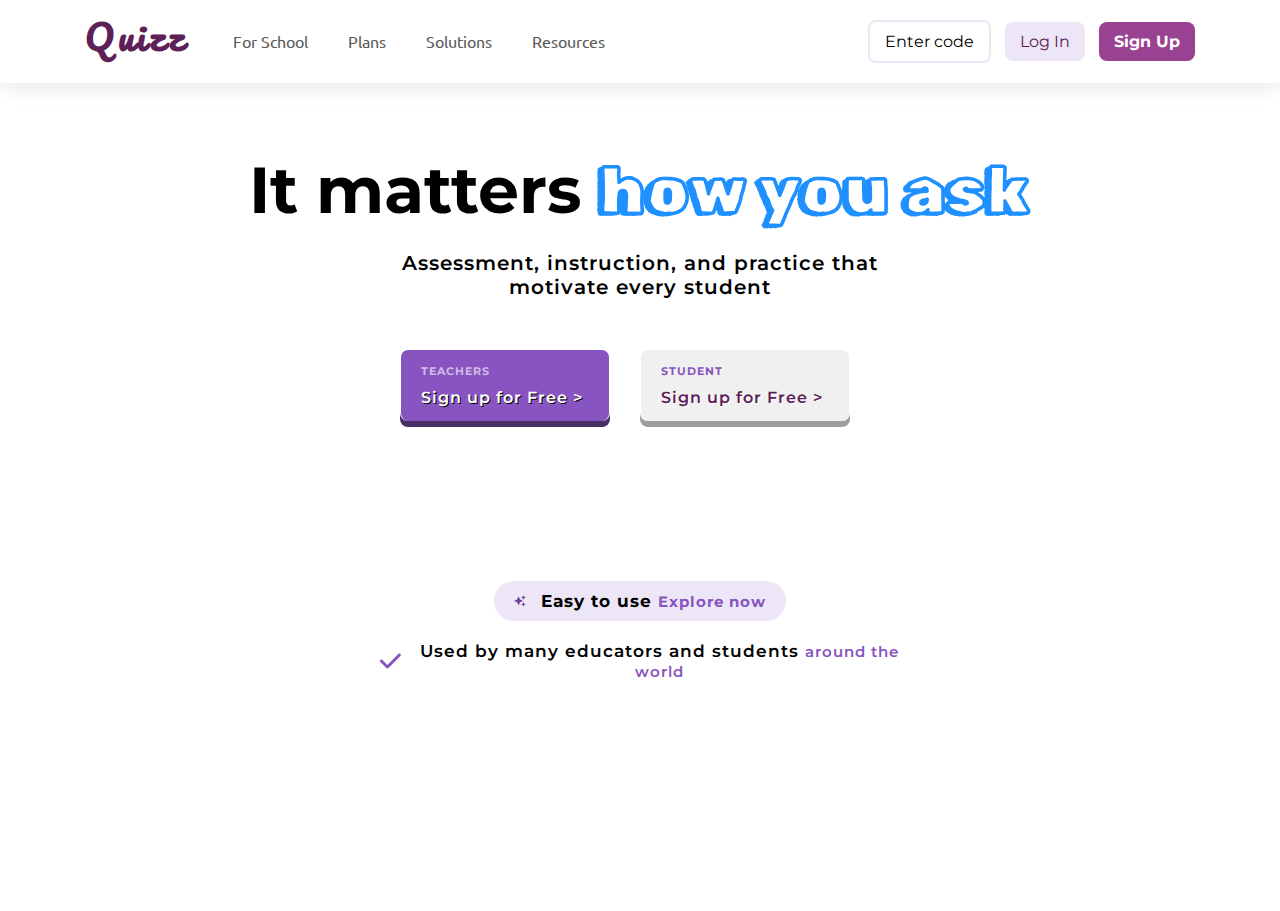
<file: quizz game/index.html>
<!DOCTYPE html>
<html lang="en">
  <head>
    <meta charset="UTF-8" />
    <meta name="viewport" content="width=device-width, initial-scale=1.0" />
    <title>Quizz | Free Quiz platform</title>
    <link rel="shortcut icon" href="icon.png" type="image/x-icon" />
    <link rel="stylesheet" href="styles.css" />
    <link rel="preconnect" href="https://fonts.googleapis.com" />
    <link rel="preconnect" href="https://fonts.gstatic.com" crossorigin />
    <link
      href="https://fonts.googleapis.com/css2?family=Montserrat&family=Pacifico&family=Rubik+Doodle+Shadow&family=Ubuntu:wght@400&display=swap"
      rel="stylesheet"
    />
  </head>
  <body>
    <header>
      <h1>Quizz</h1>
      <nav>
        <ul>
          <li>For School</li>
          <li>Plans</li>
          <li>Solutions</li>
          <li>Resources</li>
        </ul>
        <div>
          <button style="border: 2px solid #ede6f6" class="code">
            Enter code
          </button>
          <button style="color: #5d2057" class="login" onclick="log_in()">Log In</button>
          <button style="color: #5d2057">
            <svg
              xmlns="http://www.w3.org/2000/svg"
              fill="none"
              viewBox="0 0 24 24"
              stroke-width="1.5"
              stroke="currentColor"
              style="width: 30px; height: 30px; background-color: white"
            >
              <path
                stroke-linecap="round"
                stroke-linejoin="round"
                d="M3.75 6.75h16.5M3.75 12h16.5m-16.5 5.25h16.5"
              />
            </svg>
          </button>
          <button style="color: white; font-weight: bold" class="signup" onclick="sign_up()">
            Sign Up
          </button>
        </div>
      </nav>
    </header>
    <div class="tab-dub">
      <div class="tab-tab .active">
        <p>Create & Customize</p>
        <img src="file.svg" alt="" />
      </div>
      <div class="tab-tab">
        <p>Inculde & Engage</p>
        <img src="users.svg" alt="" />
      </div>
      <div class="tab-tab">
        <p>Get Data</p>
        <img src="data.svg" alt="" />
      </div>
    </div>
    <div class="container">
      <div class="home">
        <h1>It matters <span id="heading">how you ask</span></h1>
        <p>
          Assessment, instruction, and practice that <br />motivate every
          student
        </p>
        <div class="first">
          <button onclick="sign_up()">
            <span>TEACHERS</span>
            <p>Sign up for Free ></p>
          </button>
          <button onclick="sign_up()">
            <span>STUDENT</span>
            <p>Sign up for Free ></p>
          </button>
        </div>
        <div class="bt">
          <img src="star.svg" alt="" />
          <p style="margin-left: 15px">
            Easy to use <span style="cursor: pointer">Explore now</span>
          </p>
        </div>
        <div>
          <img src="tick.svg" alt="" />
          <p style="margin-left: 15px">
            Used by many educators and students
            <span>around the world</span>
          </p>
        </div>
      </div>
      <div class="page-0">
        <h1>Trusted by teachers in <br /><span>0% of Indian Schools</span></h1>
        <img src="page0.png" alt="" />
      </div>
      <div class="tab" id="tab">
        <div onclick="click_tabs(0)">
          <p>Create & Customize</p>
          <img src="file.svg" alt="" />
        </div onclick="container.scrollTo(
          0,
          element_tab[1].offsetTop - element_tab[1].clientHeight / 2.5
        );">
        <div onclick="click_tabs(1)">
          <p>Inculde & Engage</p>
          <img src="users.svg" alt="" />
        </div>
        <div onclick="click_tabs(2)">
          <p>Get Data</p>
          <img src="data.svg" alt="" />
        </div>
      </div>
      <div class="page-1">
        <div class="tab-1">
          <div class="left">
            <h1>
              <span
                >Quickly find or <br />
                create</span
              >
              anything in <br />
              your curriculum
            </h1>
            <p>
              Prepare high-quality, interactive content in as little as two
              minutes.
            </p>
            <div>
              <img src="lib.svg" alt="" />
              <h3>Customizable content library</h3>
            </div>
            <a>
              30M+ teacher-created activities spanning all grade levels and
              subjects
            </a>
            <div>
              <img src="edit.svg" alt="" />
              <h3>Customizable content library</h3>
            </div>
            <a>
              Build from scratch, copy entire activities, or mix and match to
              meet students’ needs
            </a>
          </div>
          <div class="right right-img">
            <video src="page-1.mp4" autoplay muted loop ></video>
          </div>
        </div>
        <div class="tab-1">
          <div class="left">
            <h1>
              Get data that’s
              <span style="color: #2d9da6">easy to act on</span>
            </h1>
            <p>
              The exact insights you need to make data-driven instruction a
              reality.
            </p>
            <div>
              <img src="realtime.svg" alt="" />
              <h3>Real-time insights</h3>
            </div>
            <a> Identify student’s needs and immediately adapt </a>
            <div>
              <img src="snapshot.svg" alt="" />
              <h3>Snapshot reports</h3>
            </div>
            <a>
              See overall class performance, the toughest question or topic, and
              individual progress
            </a>
          </div>
          <div class="right right-img">
            <img src="tab3.webp" style="width: 725px; height: 524px"/>
          </div>
        </div>
        <div class="tab-1">
          <div class="left">
            <h1>
              Include and engage
              <span style="color: #5d2057">every student</span>
            </h1>
            <p>Flexibly engage students at their own pace, from any device.</p>
            <div>
              <img src="inclusive.svg" alt="" />
              <h3>Inclusive, accessible design</h3>
            </div>
            <a> Enable Read Aloud for elementary and ELL students </a>
            <div>
              <img src="gamification.svg" alt="" />
              <h3>Gamification for good</h3>
            </div>
            <a> A leaderboard, themes, music, and more to motivate students </a>
          </div>
          <div class="right right-img">
            <img src="tab2.webp" style="width: 725px; height: 524px"/>
          </div>
        </div>
      </div>
      <div class="dark">
        <div class="left">

          <p>The best way to ask questions, explore ideas, and let <br> students show what they know.</p>
          <h1>Start motivating students. <span>In minutes.</span></h1>
          <div class="first">
            <button onclick="sign_up()">
              <span>TEACHERS</span>
              <p>Sign up for Free ></p>
            </button>
            <button onclick="sign_up()">
              <span>STUDENT</span>
              <p>Sign up for Free ></p>
            </button>
          </div>
        </div>
        <div class="right">
          <img src="dark.webp" alt="">
        </div>
      </div>

      <hr
        style="
          width: 95%;
          margin: 0 auto;
          margin-top: 20px;
          border: 0;
          border-top: 1px solid #bcbbbb;
        "
      />
      <footer>
        <h1>Quizz</h1>
        <div>
          <p>The Quizz Blog</p>
          <p>Worksheets</p>
          <p>Teacheer Resources</p>
          <p>Reseller program</p>
          <p>Quizz for Work</p>
          <p>Privacy Policy</p>
          <p>Help Center</p>
          <p>Privacy Center</p>
          <p>Accessibility and Inclusion</p>
          <p>Careers</p>
          <p>Sitemap</p>
          <p>About Us</p>
          <p>Terms of Service</p>
        </div>
        <nav>
          <img src="get1.png" />
          <img src="get2.png" />
        </nav>
        <hr
          style="
            grid-column-end: 4;
            grid-column-start: 1;
            margin-top: 20px;
            border: 0;
            border-top: 1px solid #bcbbbb;
          "
        />
        <ol type="1">
          <li>2023 survey of 1 teacher conducted by Quizz</li>
          <li>Journal of Eductaion and e_learning Research</li>
          <li>
            International Online Journal of Education and Teaching (Source)
          </li>
        </ol>
        <div>
          <img src="social_insta.png" alt="" />
          <img src="social_twitter.png" alt="" />
          <img src="social_linked.png" alt="" />
          <p>2023 Quizz Inc.</p>
        </div>
      </footer>
    </div>
    <script>
      let thank = document.getElementsByClassName("thank")[0];
      let check = localStorage.getItem("user");
      if (check != null) {
        // location.href = "home.html";
        location.replace('home.html')
      }


    </script>
    <script src="start.js"></script>
  </body>
</html>
</file>
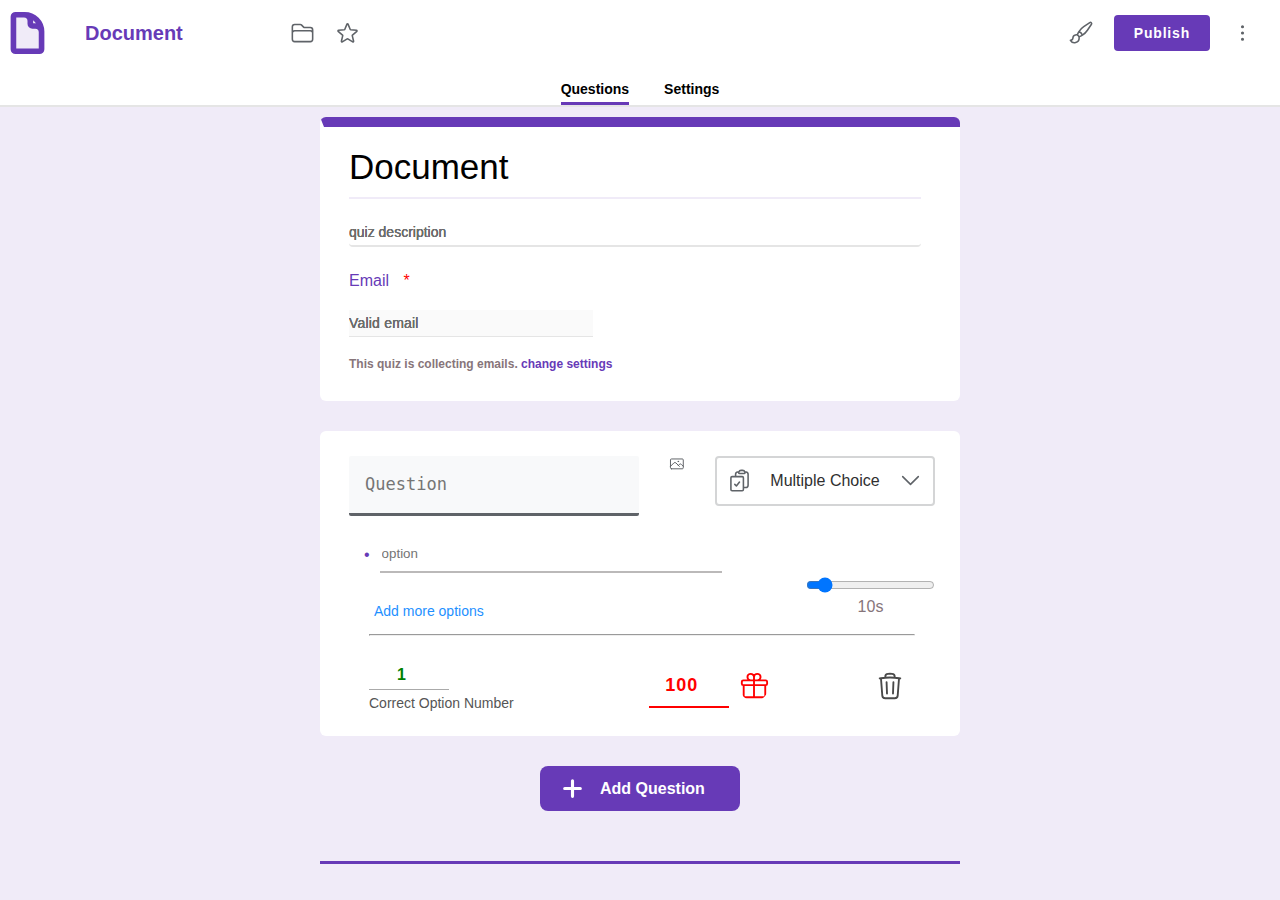
<file: quizz game/create.html>
<!DOCTYPE html>
<html lang="en">
  <head>
    <meta charset="UTF-8" />
    <meta name="viewport" content="width=device-width, initial-scale=1.0" />
    <title>Create Quiz : Untitled Form : Quizz</title>
    <link rel="shortcut icon" href="icon.png" type="image/x-icon" />
    <link rel="stylesheet" href="create.css" />
    <!-- <link rel="preconnect" href="https://fonts.googleapis.com" />
    <link rel="preconnect" href="https://fonts.gstatic.com" crossorigin />
    <link
      href="https://fonts.googleapis.com/css2?family=Montserrat&family=Pacifico&family=Rubik+Doodle+Shadow&family=Ubuntu:wght@400&display=swap"
      rel="stylesheet"
    /> -->
  </head>
  <body>
    <header>
      <div class="left">
        <svg
          xmlns="http://www.w3.org/2000/svg"
          fill="none"
          viewBox="0 0 24 24"
          stroke-width="1.5"
          stroke="currentColor"
          class="w-6 h-6"
        >
          <path
            stroke-linecap="round"
            stroke-linejoin="round"
            d="M19.5 14.25v-2.625a3.375 3.375 0 0 0-3.375-3.375h-1.5A1.125 1.125 0 0 1 13.5 7.125v-1.5a3.375 3.375 0 0 0-3.375-3.375H8.25m2.25 0H5.625c-.621 0-1.125.504-1.125 1.125v17.25c0 .621.504 1.125 1.125 1.125h12.75c.621 0 1.125-.504 1.125-1.125V11.25a9 9 0 0 0-9-9Z"
          />
        </svg>
        <input type="text" class="title" />
        <svg
          xmlns="http://www.w3.org/2000/svg"
          fill="none"
          viewBox="0 0 24 24"
          stroke-width="1.5"
          stroke="currentColor"
          class="w-6 h-6"
        >
          <path
            stroke-linecap="round"
            stroke-linejoin="round"
            d="M2.25 12.75V12A2.25 2.25 0 0 1 4.5 9.75h15A2.25 2.25 0 0 1 21.75 12v.75m-8.69-6.44-2.12-2.12a1.5 1.5 0 0 0-1.061-.44H4.5A2.25 2.25 0 0 0 2.25 6v12a2.25 2.25 0 0 0 2.25 2.25h15A2.25 2.25 0 0 0 21.75 18V9a2.25 2.25 0 0 0-2.25-2.25h-5.379a1.5 1.5 0 0 1-1.06-.44Z"
          />
        </svg>
        <svg
          xmlns="http://www.w3.org/2000/svg"
          fill="none"
          viewBox="0 0 24 24"
          stroke-width="1.5"
          stroke="currentColor"
          class="w-6 h-6"
        >
          <path
            stroke-linecap="round"
            stroke-linejoin="round"
            d="M11.48 3.499a.562.562 0 0 1 1.04 0l2.125 5.111a.563.563 0 0 0 .475.345l5.518.442c.499.04.701.663.321.988l-4.204 3.602a.563.563 0 0 0-.182.557l1.285 5.385a.562.562 0 0 1-.84.61l-4.725-2.885a.562.562 0 0 0-.586 0L6.982 20.54a.562.562 0 0 1-.84-.61l1.285-5.386a.562.562 0 0 0-.182-.557l-4.204-3.602a.562.562 0 0 1 .321-.988l5.518-.442a.563.563 0 0 0 .475-.345L11.48 3.5Z"
          />
        </svg>
      </div>
      <div class="right">
        <div class="theme" style="cursor: pointer !important;">
            <svg
            xmlns="http://www.w3.org/2000/svg"
            fill="none"
            viewBox="0 0 24 24"
            stroke-width="1.5"
            stroke="currentColor"
            >
            <path
            stroke-linecap="round"
            stroke-linejoin="round"
            d="M9.53 16.122a3 3 0 0 0-5.78 1.128 2.25 2.25 0 0 1-2.4 2.245 4.5 4.5 0 0 0 8.4-2.245c0-.399-.078-.78-.22-1.128Zm0 0a15.998 15.998 0 0 0 3.388-1.62m-5.043-.025a15.994 15.994 0 0 1 1.622-3.395m3.42 3.42a15.995 15.995 0 0 0 4.764-4.648l3.876-5.814a1.151 1.151 0 0 0-1.597-1.597L14.146 6.32a15.996 15.996 0 0 0-4.649 4.763m3.42 3.42a6.776 6.776 0 0 0-3.42-3.42"
            />
            <div><input type="color" id="color"></div>
        </div>
        </svg>
        <button onclick="publish()" style="cursor: pointer;">Publish</button>
        <svg
          xmlns="http://www.w3.org/2000/svg"
          fill="none"
          viewBox="0 0 24 24"
          stroke-width="1.5"
          stroke="currentColor"
          class="w-6 h-6"
        >
          <path
            stroke-linecap="round"
            stroke-linejoin="round"
            d="M12 6.75a.75.75 0 1 1 0-1.5.75.75 0 0 1 0 1.5ZM12 12.75a.75.75 0 1 1 0-1.5.75.75 0 0 1 0 1.5ZM12 18.75a.75.75 0 1 1 0-1.5.75.75 0 0 1 0 1.5Z"
          />
        </svg>
      </div>
      <div class="bottom">
        <p id="form-but">Questions</p>
        <p id="set-but">Settings</p>
      </div>
      <hr />
    </header>
    <div class="container">
      <div class="form">
        <div class="head box">
          <input type="text" class="title" />
          <!-- <h1 class="title">Document</h1> -->
          <hr />
          <input type="text" placeholder="quiz description" class="desc" />
          <div class="description">
            <span>B</span>
            <span>I</span>
            <span>U</span>
            <span>&bull;</span>
          </div>
          <div class="email">
            <p>Email <span>*</span></p>
            <input type="email" placeholder="Valid email" disabled/><br />
            <a>This quiz is collecting emails. <span>change settings</span></a>
          </div>
        </div>
        <div id="ques-content">
          <!-- <div class="ques">
            <div class="upper">
              <textarea
                cols="40"
                rows="1"
                class="ques-textarea"
                placeholder="Question"
              ></textarea>
              <svg
                xmlns="http://www.w3.org/2000/svg"
                fill="none"
                viewBox="0 0 24 24"
                stroke-width="1.5"
                stroke="currentColor"
                class="w-6 h-6"
              >
                <path
                  stroke-linecap="round"
                  stroke-linejoin="round"
                  d="m2.25 15.75 5.159-5.159a2.25 2.25 0 0 1 3.182 0l5.159 5.159m-1.5-1.5 1.409-1.409a2.25 2.25 0 0 1 3.182 0l2.909 2.909m-18 3.75h16.5a1.5 1.5 0 0 0 1.5-1.5V6a1.5 1.5 0 0 0-1.5-1.5H3.75A1.5 1.5 0 0 0 2.25 6v12a1.5 1.5 0 0 0 1.5 1.5Zm10.5-11.25h.008v.008h-.008V8.25Zm.375 0a.375.375 0 1 1-.75 0 .375.375 0 0 1 .75 0Z"
                />
              </svg>
              <div class="select">
                <h1 id="q-1" class="question">
                  <svg
                    xmlns="http://www.w3.org/2000/svg"
                    fill="none"
                    viewBox="0 0 24 24"
                    stroke-width="1.5"
                    stroke="currentColor"
                    style="margin-right: 0"
                  >
                    <path
                      stroke-linecap="round"
                      stroke-linejoin="round"
                      d="M11.35 3.836c-.065.21-.1.433-.1.664 0 .414.336.75.75.75h4.5a.75.75 0 0 0 .75-.75 2.25 2.25 0 0 0-.1-.664m-5.8 0A2.251 2.251 0 0 1 13.5 2.25H15c1.012 0 1.867.668 2.15 1.586m-5.8 0c-.376.023-.75.05-1.124.08C9.095 4.01 8.25 4.973 8.25 6.108V8.25m8.9-4.414c.376.023.75.05 1.124.08 1.131.094 1.976 1.057 1.976 2.192V16.5A2.25 2.25 0 0 1 18 18.75h-2.25m-7.5-10.5H4.875c-.621 0-1.125.504-1.125 1.125v11.25c0 .621.504 1.125 1.125 1.125h9.75c.621 0 1.125-.504 1.125-1.125V18.75m-7.5-10.5h6.375c.621 0 1.125.504 1.125 1.125v9.375m-8.25-3 1.5 1.5 3-3.75"
                    />
                  </svg>
                  <span>Multiple Choice Answer</span>
                  <svg
                    xmlns="http://www.w3.org/2000/svg"
                    fill="none"
                    viewBox="0 0 24 24"
                    stroke-width="1.5"
                    stroke="currentColor"
                    style="margin-right: 0"
                  >
                    <path
                      stroke-linecap="round"
                      stroke-linejoin="round"
                      d="m19.5 8.25-7.5 7.5-7.5-7.5"
                    />
                  </svg>
                </h1>
                <div class="select-opt q-1-show">
                  <p
                    ques="q-1"
                    class="select-option"
                    value="Multiple Choice Answer"
                    d="M11.35 3.836c-.065.21-.1.433-.1.664 0 .414.336.75.75.75h4.5a.75.75 0 0 0 .75-.75 2.25 2.25 0 0 0-.1-.664m-5.8 0A2.251 2.251 0 0 1 13.5 2.25H15c1.012 0 1.867.668 2.15 1.586m-5.8 0c-.376.023-.75.05-1.124.08C9.095 4.01 8.25 4.973 8.25 6.108V8.25m8.9-4.414c.376.023.75.05 1.124.08 1.131.094 1.976 1.057 1.976 2.192V16.5A2.25 2.25 0 0 1 18 18.75h-2.25m-7.5-10.5H4.875c-.621 0-1.125.504-1.125 1.125v11.25c0 .621.504 1.125 1.125 1.125h9.75c.621 0 1.125-.504 1.125-1.125V18.75m-7.5-10.5h6.375c.621 0 1.125.504 1.125 1.125v9.375m-8.25-3 1.5 1.5 3-3.75"
                  >
                    <svg
                      xmlns="http://www.w3.org/2000/svg"
                      fill="none"
                      viewBox="0 0 24 24"
                      stroke-width="1.5"
                      stroke="currentColor"
                    >
                      <path
                        stroke-linecap="round"
                        stroke-linejoin="round"
                        d="M11.35 3.836c-.065.21-.1.433-.1.664 0 .414.336.75.75.75h4.5a.75.75 0 0 0 .75-.75 2.25 2.25 0 0 0-.1-.664m-5.8 0A2.251 2.251 0 0 1 13.5 2.25H15c1.012 0 1.867.668 2.15 1.586m-5.8 0c-.376.023-.75.05-1.124.08C9.095 4.01 8.25 4.973 8.25 6.108V8.25m8.9-4.414c.376.023.75.05 1.124.08 1.131.094 1.976 1.057 1.976 2.192V16.5A2.25 2.25 0 0 1 18 18.75h-2.25m-7.5-10.5H4.875c-.621 0-1.125.504-1.125 1.125v11.25c0 .621.504 1.125 1.125 1.125h9.75c.621 0 1.125-.504 1.125-1.125V18.75m-7.5-10.5h6.375c.621 0 1.125.504 1.125 1.125v9.375m-8.25-3 1.5 1.5 3-3.75"
                      />
                    </svg>
                    <span>Multiple Choice Answer</span>
                  </p>
                  <p
                    ques="q-1"
                    class="select-option"
                    value="Short Answer"
                    d="M7.5 8.25h9m-9 3H12m-9.75 1.51c0 1.6 1.123 2.994 2.707 3.227 1.129.166 2.27.293 3.423.379.35.026.67.21.865.501L12 21l2.755-4.133a1.14 1.14 0 0 1 .865-.501 48.172 48.172 0 0 0 3.423-.379c1.584-.233 2.707-1.626 2.707-3.228V6.741c0-1.602-1.123-2.995-2.707-3.228A48.394 48.394 0 0 0 12 3c-2.392 0-4.744.175-7.043.513C3.373 3.746 2.25 5.14 2.25 6.741v6.018Z"
                  >
                    <svg
                      xmlns="http://www.w3.org/2000/svg"
                      fill="none"
                      viewBox="0 0 24 24"
                      stroke-width="1.5"
                      stroke="currentColor"
                    >
                      <path
                        stroke-linecap="round"
                        stroke-linejoin="round"
                        d="M7.5 8.25h9m-9 3H12m-9.75 1.51c0 1.6 1.123 2.994 2.707 3.227 1.129.166 2.27.293 3.423.379.35.026.67.21.865.501L12 21l2.755-4.133a1.14 1.14 0 0 1 .865-.501 48.172 48.172 0 0 0 3.423-.379c1.584-.233 2.707-1.626 2.707-3.228V6.741c0-1.602-1.123-2.995-2.707-3.228A48.394 48.394 0 0 0 12 3c-2.392 0-4.744.175-7.043.513C3.373 3.746 2.25 5.14 2.25 6.741v6.018Z"
                      />
                    </svg>
                    <span>Short Answer</span>
                  </p>
                  <hr />
                  <p
                    ques="q-1"
                    class="select-option"
                    value="radio"
                    d="M9 12.75 11.25 15 15 9.75M21 12a9 9 0 1 1-18 0 9 9 0 0 1 18 0Z"
                  >
                    <svg
                      xmlns="http://www.w3.org/2000/svg"
                      fill="none"
                      viewBox="0 0 24 24"
                      stroke-width="1.5"
                      stroke="currentColor"
                    >
                      <path
                        stroke-linecap="round"
                        stroke-linejoin="round"
                        d="M9 12.75 11.25 15 15 9.75M21 12a9 9 0 1 1-18 0 9 9 0 0 1 18 0Z"
                      />
                    </svg>
                    <span>Single Correct</span>
                  </p>
                  <hr />
                  <p
                    ques="q-1"
                    class="select-option"
                    value="Time"
                    d="M12 6v6h4.5m4.5 0a9 9 0 1 1-18 0 9 9 0 0 1 18 0Z"
                  >
                    <svg
                      xmlns="http://www.w3.org/2000/svg"
                      fill="none"
                      viewBox="0 0 24 24"
                      stroke-width="1.5"
                      stroke="currentColor"
                    >
                      <path
                        stroke-linecap="round"
                        stroke-linejoin="round"
                        d="M12 6v6h4.5m4.5 0a9 9 0 1 1-18 0 9 9 0 0 1 18 0Z"
                      />
                    </svg>
                    <span>Time</span>
                  </p>
                  <p
                    ques="q-1"
                    class="select-option"
                    value="Date"
                    d="M6.75 3v2.25M17.25 3v2.25M3 18.75V7.5a2.25 2.25 0 0 1 2.25-2.25h13.5A2.25 2.25 0 0 1 21 7.5v11.25m-18 0A2.25 2.25 0 0 0 5.25 21h13.5A2.25 2.25 0 0 0 21 18.75m-18 0v-7.5A2.25 2.25 0 0 1 5.25 9h13.5A2.25 2.25 0 0 1 21 11.25v7.5m-9-6h.008v.008H12v-.008ZM12 15h.008v.008H12V15Zm0 2.25h.008v.008H12v-.008ZM9.75 15h.008v.008H9.75V15Zm0 2.25h.008v.008H9.75v-.008ZM7.5 15h.008v.008H7.5V15Zm0 2.25h.008v.008H7.5v-.008Zm6.75-4.5h.008v.008h-.008v-.008Zm0 2.25h.008v.008h-.008V15Zm0 2.25h.008v.008h-.008v-.008Zm2.25-4.5h.008v.008H16.5v-.008Zm0 2.25h.008v.008H16.5V15Z"
                  >
                    <svg
                      xmlns="http://www.w3.org/2000/svg"
                      fill="none"
                      viewBox="0 0 24 24"
                      stroke-width="1.5"
                      stroke="currentColor"
                      class="w-6 h-6"
                    >
                      <path
                        stroke-linecap="round"
                        stroke-linejoin="round"
                        d="M6.75 3v2.25M17.25 3v2.25M3 18.75V7.5a2.25 2.25 0 0 1 2.25-2.25h13.5A2.25 2.25 0 0 1 21 7.5v11.25m-18 0A2.25 2.25 0 0 0 5.25 21h13.5A2.25 2.25 0 0 0 21 18.75m-18 0v-7.5A2.25 2.25 0 0 1 5.25 9h13.5A2.25 2.25 0 0 1 21 11.25v7.5m-9-6h.008v.008H12v-.008ZM12 15h.008v.008H12V15Zm0 2.25h.008v.008H12v-.008ZM9.75 15h.008v.008H9.75V15Zm0 2.25h.008v.008H9.75v-.008ZM7.5 15h.008v.008H7.5V15Zm0 2.25h.008v.008H7.5v-.008Zm6.75-4.5h.008v.008h-.008v-.008Zm0 2.25h.008v.008h-.008V15Zm0 2.25h.008v.008h-.008v-.008Zm2.25-4.5h.008v.008H16.5v-.008Zm0 2.25h.008v.008H16.5V15Z"
                      />
                    </svg>
                    <span>Date</span>
                  </p>
                </div>
              </div>
            </div>
            <div class="middle">
              <div class="options" id="q-1-option">
                <div class="opt1">
                  &bull;
                  <input type="text" placeholder="option "/>
                  <svg
                    xmlns="http://www.w3.org/2000/svg"
                    fill="none"
                    viewBox="0 0 24 24"
                    stroke-width="1.5"
                    stroke="currentColor"
                    class="delete-option"
                  >
                    <path
                      stroke-linecap="round"
                      stroke-linejoin="round"
                      d="m14.74 9-.346 9m-4.788 0L9.26 9m9.968-3.21c.342.052.682.107 1.022.166m-1.022-.165L18.16 19.673a2.25 2.25 0 0 1-2.244 2.077H8.084a2.25 2.25 0 0 1-2.244-2.077L4.772 5.79m14.456 0a48.108 48.108 0 0 0-3.478-.397m-12 .562c.34-.059.68-.114 1.022-.165m0 0a48.11 48.11 0 0 1 3.478-.397m7.5 0v-.916c0-1.18-.91-2.164-2.09-2.201a51.964 51.964 0 0 0-3.32 0c-1.18.037-2.09 1.022-2.09 2.201v.916m7.5 0a48.667 48.667 0 0 0-7.5 0"
                    />
                  </svg>
                </div>
              </div>
              <aside>
                  <button value="q-1-" class="add-ques">Add more options</button>
                  <span>
                      <input type="range" class="range">
                      <a>10s</a>
                    </span>
                </div>
            </aside>
            <div class="bottom">
              <hr />
              <div>
                <nav>
                  <input type="number">
                  <p>Correct Option Number</p>
                </nav>
                  <section>
                      <input type="number" class="number">
                      <svg xmlns="http://www.w3.org/2000/svg" fill="none" viewBox="0 0 24 24" stroke-width="1.5" stroke="currentColor" class="w-6 h-6">
                          <path stroke-linecap="round" stroke-linejoin="round" d="M21 11.25v8.25a1.5 1.5 0 0 1-1.5 1.5H5.25a1.5 1.5 0 0 1-1.5-1.5v-8.25M12 4.875A2.625 2.625 0 1 0 9.375 7.5H12m0-2.625V7.5m0-2.625A2.625 2.625 0 1 1 14.625 7.5H12m0 0V21m-8.625-9.75h18c.621 0 1.125-.504 1.125-1.125v-1.5c0-.621-.504-1.125-1.125-1.125h-18c-.621 0-1.125.504-1.125 1.125v1.5c0 .621.504 1.125 1.125 1.125Z" />
                        </svg>
                    </section>
                    <svg
                    xmlns="http://www.w3.org/2000/svg"
                    fill="none"
                    viewBox="0 0 24 24"
                    stroke-width="1.5"
                    stroke="currentColor"
                    class="question-delete"
                    >
                    <path
                    stroke-linecap="round"
                    stroke-linejoin="round"
                    d="m14.74 9-.346 9m-4.788 0L9.26 9m9.968-3.21c.342.052.682.107 1.022.166m-1.022-.165L18.16 19.673a2.25 2.25 0 0 1-2.244 2.077H8.084a2.25 2.25 0 0 1-2.244-2.077L4.772 5.79m14.456 0a48.108 48.108 0 0 0-3.478-.397m-12 .562c.34-.059.68-.114 1.022-.165m0 0a48.11 48.11 0 0 1 3.478-.397m7.5 0v-.916c0-1.18-.91-2.164-2.09-2.201a51.964 51.964 0 0 0-3.32 0c-1.18.037-2.09 1.022-2.09 2.201v.916m7.5 0a48.667 48.667 0 0 0-7.5 0"
                    />
                </svg>
            </div>
            </div>
          </div> -->
        </div>
        <button id="ques-add-button">
          <svg
            xmlns="http://www.w3.org/2000/svg"
            fill="none"
            viewBox="0 0 24 24"
            stroke-width="1.5"
            stroke="currentColor"
          >
            <path
              stroke-linecap="round"
              stroke-linejoin="round"
              d="M12 4.5v15m7.5-7.5h-15"
            /></svg
          ><span>Add Question</span>
        </button>
      </div>
      <div class="setting"></div>
    </div>

    <script>
      let title = document.getElementsByClassName("title");
      for (let i of title) {
        i.value = "Document";
        i.addEventListener("click", () => {
          i.focus();
          i.select();
        });
        i.addEventListener("keyup", (e) => {
          for (let k of title) {
            k.value = i.value;
            document.title = "Create Quiz : " + k.value;
          }
        });
      }
      let ques_text_area = document.getElementsByClassName("ques-textarea");
      for (let i of ques_text_area) {
        i.addEventListener("keyup", (e) => {
          let a = i.value.split("\n").length;
          i.setAttribute("rows", "" + parseInt(a));
        });
      }
    </script>
    <script src="create.js"></script>
  </body>
</html>
</file>
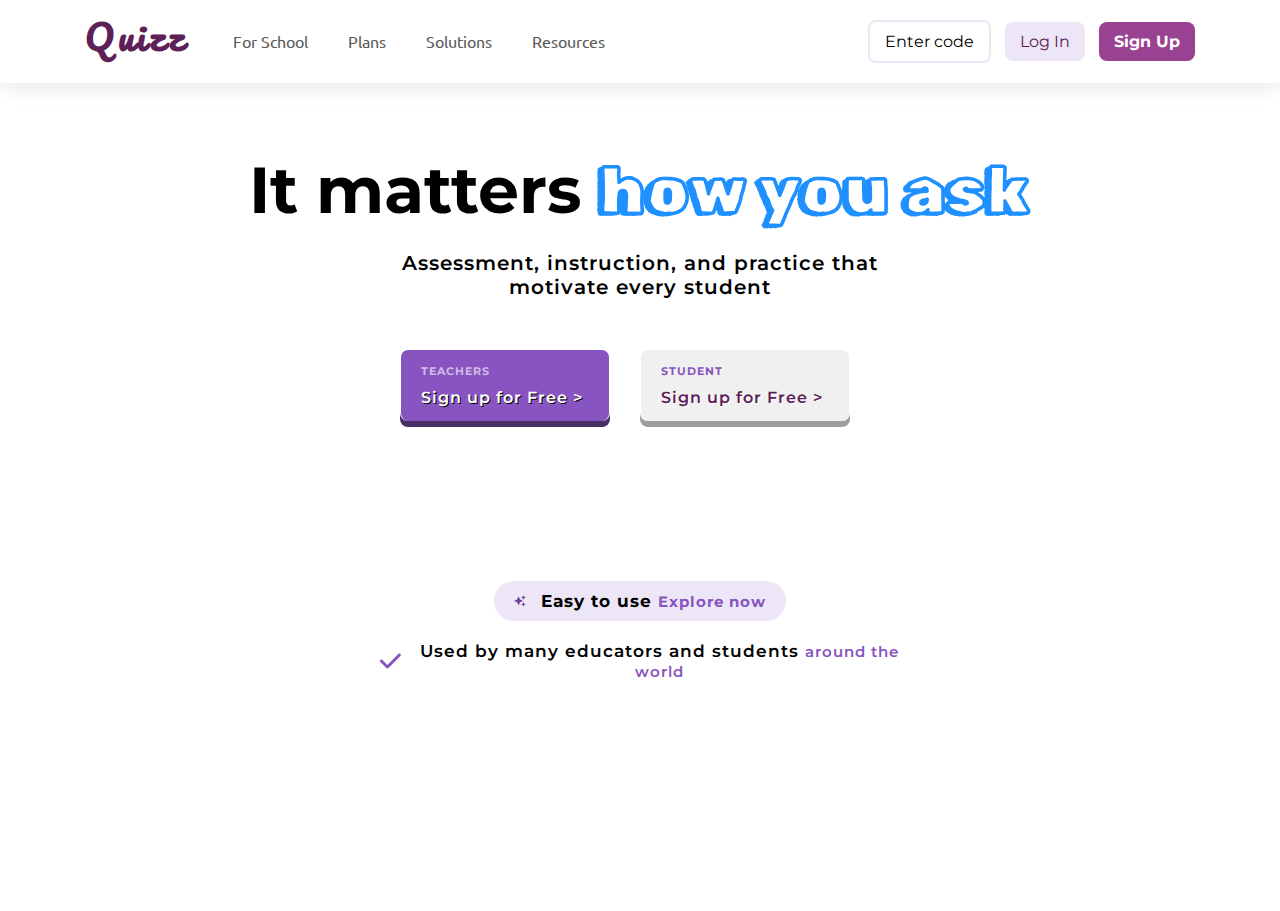
<file: quizz game/home.html>
<!DOCTYPE html>
<html lang="en">
  <head>
    <meta charset="UTF-8" />
    <meta name="viewport" content="width=device-width, initial-scale=1.0" />
    <title>Join a Quiz activity</title>
    <link rel="shortcut icon" href="icon.png" type="image/x-icon" />
    <link rel="stylesheet" href="home.css" />
    <link rel="preconnect" href="https://fonts.googleapis.com" />
    <link rel="preconnect" href="https://fonts.gstatic.com" crossorigin />
    <link
      href="https://fonts.googleapis.com/css2?family=Montserrat&family=Pacifico&family=Rubik+Doodle+Shadow&family=Ubuntu:wght@400&display=swap"
      rel="stylesheet"
    />
  </head>
  <body>
    <header>
      <div class="left">
        <h1>Quizz</h1>
        <div class="text-input">
          <input type="text" placeholder="Find a quiz" />
          <svg
            xmlns="http://www.w3.org/2000/svg"
            fill="none"
            viewBox="0 0 24 24"
            stroke-width="1.5"
            stroke="currentColor"
          >
            <path
              stroke-linecap="round"
              stroke-linejoin="round"
              d="m21 21-5.197-5.197m0 0A7.5 7.5 0 1 0 5.196 5.196a7.5 7.5 0 0 0 10.607 10.607Z"
            />
          </svg>
        </div>
        <div class="options">
          <div class="opt-1" onclick="feature_coming_soon()">
            <svg
              xmlns="http://www.w3.org/2000/svg"
              fill="none"
              viewBox="0 0 24 24"
              stroke-width="1.5"
              stroke="currentColor"
              class="opt-svg"
            >
              <path
                stroke-linecap="round"
                stroke-linejoin="round"
                d="m2.25 12 8.954-8.955c.44-.439 1.152-.439 1.591 0L21.75 12M4.5 9.75v10.125c0 .621.504 1.125 1.125 1.125H9.75v-4.875c0-.621.504-1.125 1.125-1.125h2.25c.621 0 1.125.504 1.125 1.125V21h4.125c.621 0 1.125-.504 1.125-1.125V9.75M8.25 21h8.25"
              />
            </svg>
            <p>Home</p>
          </div>
          <div class="opt-2" onclick="feature_coming_soon()">
            <svg
              xmlns="http://www.w3.org/2000/svg"
              fill="none"
              viewBox="0 0 24 24"
              stroke-width="1.5"
              stroke="currentColor"
              class="opt-svg"
            >
              <path
                stroke-linecap="round"
                stroke-linejoin="round"
                d="M16.023 9.348h4.992v-.001M2.985 19.644v-4.992m0 0h4.992m-4.993 0 3.181 3.183a8.25 8.25 0 0 0 13.803-3.7M4.031 9.865a8.25 8.25 0 0 1 13.803-3.7l3.181 3.182m0-4.991v4.99"
              />
            </svg>
            <p>Activity</p>
          </div>
          <div class="opt-3" onclick="feature_coming_soon()">
            <svg
              xmlns="http://www.w3.org/2000/svg"
              fill="none"
              viewBox="0 0 24 24"
              stroke-width="1.5"
              stroke="currentColor"
              class="opt-svg"
            >
              <path
                stroke-linecap="round"
                stroke-linejoin="round"
                d="M15 19.128a9.38 9.38 0 0 0 2.625.372 9.337 9.337 0 0 0 4.121-.952 4.125 4.125 0 0 0-7.533-2.493M15 19.128v-.003c0-1.113-.285-2.16-.786-3.07M15 19.128v.106A12.318 12.318 0 0 1 8.624 21c-2.331 0-4.512-.645-6.374-1.766l-.001-.109a6.375 6.375 0 0 1 11.964-3.07M12 6.375a3.375 3.375 0 1 1-6.75 0 3.375 3.375 0 0 1 6.75 0Zm8.25 2.25a2.625 2.625 0 1 1-5.25 0 2.625 2.625 0 0 1 5.25 0Z"
              />
            </svg>
            <p>Classes</p>
          </div>
        </div>
      </div>
      <div class="right">
        <div class="create">
          <svg
            xmlns="http://www.w3.org/2000/svg"
            fill="none"
            viewBox="0 0 24 24"
            stroke-width="1.5"
            stroke="currentColor"
            style="stroke: black; width: 20px"
          >
            <path
              stroke-linecap="round"
              stroke-linejoin="round"
              d="M12 9v6m3-3H9m12 0a9 9 0 1 1-18 0 9 9 0 0 1 18 0Z"
            />
          </svg>
          <p>Create a quiz</p>
        </div>
        <svg
          xmlns="http://www.w3.org/2000/svg"
          fill="none"
          viewBox="0 0 24 24"
          stroke-width="1.5"
          stroke="currentColor"
          style="stroke: black; width: 35px; height: 35px; padding: 7px"
        >
          <path
            stroke-linecap="round"
            stroke-linejoin="round"
            d="M3.75 6.75h16.5M3.75 12h16.5m-16.5 5.25h16.5"
          />
        </svg>
      </div>
    </header>
    <div class="container">
      <div class="content">
        <div class="row-1">
          <div onclick="feature_coming_soon()">
            <nav>
              <input type="text" placeholder="Enter a join code" /><button>
                JOIN
              </button>
            </nav>
          </div>
          <div onclick="feature_coming_soon()">
            <nav>
              <svg
                xmlns="http://www.w3.org/2000/svg"
                fill="none"
                viewBox="0 0 24 24"
                stroke-width="1.5"
                stroke="currentColor"
                style="
                  stroke: white;
                  background-color: #d8d8d8;
                  border-radius: 50%;
                  padding: 10px;
                  width: 70px;
                  stroke-width: 5px;
                  justify-self: center;
                  cursor: pointer;
                "
              >
                <title>Add a profile picture</title>
                <path
                  stroke-linecap="round"
                  stroke-linejoin="round"
                  d="M12 4.5v15m7.5-7.5h-15"
                />
              </svg>
              <h1 id="username">username</h1>
              <ol>
                <p>Edit Profile</p>
                <a style="font-weight: bolder">&bull;</a>
                <p>View Activity</p>
              </ol>
            </nav>
          </div>
        </div>
        <div class="row-2">
          <div class="heading">
            <h1>Quizzes <span>See all</span></h1>
          </div>
          <div class="data">
            <!-- <div class="quiz quizes">
              <nav>
                <img src="dark.webp" />
                <p>10 Qs</p>
              </nav>
              <h1>Quiz Name</h1>
              <h2>By pranay</h2>
              <a><span>75% accuracy</span></a>
            </div> -->
          </div>
        </div>
      </div>
      <footer>
        <div>
          <h1>Mathematic</h1>
          <h1>Science</h1>
          <h1>Curricullum</h1>
          <h1>Support</h1>
          <ol>
            <li>Coming soon ...</li>
          </ol>
          <ol>
            <li>Coming soon ...</li>
          </ol>
          <ol>
            <li>CBSE</li>
            <li>ICSE</li>
          </ol>
          <ol>
            <li>Create a quiz</li>
            <li>Create a lesson</li>
            <li>Join My Quiz</li>
            <li>Login</li>
            <li>Signup</li>
            <li>Search</li>
          </ol>
          <img src="footer.svg" class="footer-img" />
          <div>
            <div class="left">
              <p>© 2023 Quizizz Inc.</p>
              <img src="social_twitter.png" />
              <img src="social_insta.png" />
              <img src="social_linked.png" />
              <p>| &nbsp; &nbsp; Sitemap</p>
            </div>
            <div class="right">
              <p>Get our app</p>
              <img
                src="get1.png"
                style="background-color: black; border-radius: 10px"
              />
              <img src="get2.png" />
            </div>
          </div>
        </div>
      </footer>
    </div>
    <div class="dark"></div>
    <div class="show-data">
      <div class="quiz">
        <nav>
          <img src="dark.webp" class="show-item" />
          <p class="show-item">MCQ Qs</p>
        </nav>
        <h1 class="show-item">Quiz Name</h1>
        <h2 class="show-item">By pranay</h2>
        <hr />
        <p>Dificulty Level : <span>Medium</span></p>
        <a><span class="show-item">hello thi sis w</span></a>
        <button id="play-now">
          Play Now !<svg
            xmlns="http://www.w3.org/2000/svg"
            fill="none"
            viewBox="0 0 24 24"
            stroke-width="1.5"
            stroke="currentColor"
            class="w-6 h-6"
          >
            <path
              stroke-linecap="round"
              stroke-linejoin="round"
              d="M5.25 5.653c0-.856.917-1.398 1.667-.986l11.54 6.347a1.125 1.125 0 0 1 0 1.972l-11.54 6.347a1.125 1.125 0 0 1-1.667-.986V5.653Z"
            />
          </svg>
        </button>
        <h6 id="cut">x</h6>
      </div>
    </div>
    <div class="feature">
      <div></div>
      <img src="shot.png" alt="" />
    </div>
    <script>
      let a = localStorage.getItem("user");
      if (a == null) {
        // location.href = "index.html";
        location.replace('index.html')
      } else {
        document.getElementById("username").textContent = a.split(";;")[0];
      }
    </script>
    <script src="home.js" defer="true"></script>
    <script src="apply.js"></script>
  </body>
</html>
</file>
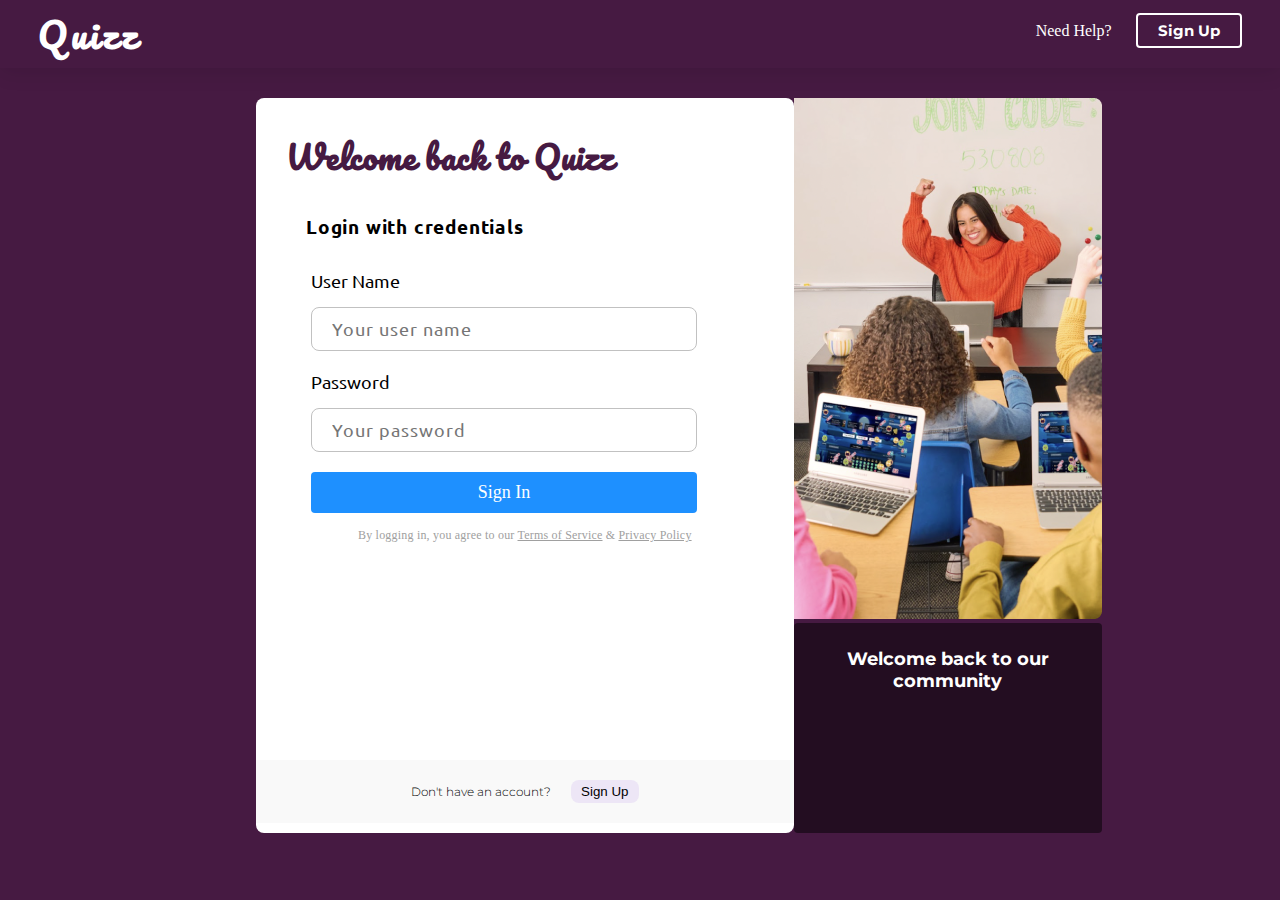
<file: quizz game/login.html>
<!DOCTYPE html>
<html lang="en">
  <head>
    <meta charset="UTF-8" />
    <meta name="viewport" content="width=device-width, initial-scale=1.0" />
    <title>Quizz : Log-in</title>
    <link rel="stylesheet" href="login.css" />
    <link rel="shortcut icon" href="icon.png" type="image/x-icon" />
    <link rel="preconnect" href="https://fonts.googleapis.com" />
    <link rel="preconnect" href="https://fonts.gstatic.com" crossorigin />
    <link
      href="https://fonts.googleapis.com/css2?family=Montserrat&family=Pacifico&family=Rubik+Doodle+Shadow&family=Ubuntu:wght@400&display=swap"
      rel="stylesheet"
    />
  </head>
  <body>
    <header>
      <h1>Quizz</h1>
      <div>
        <a
          href="signup.html"
          style="margin-right: 20px; color: white; text-decoration: none"
        >
          Need Help?
        </a>
        <a href="signup.html">
          <button>Sign Up</button>
        </a>
      </div>
    </header>
    <div class="container">
      <div class="left">
        <h1>Welcome back to Quizz</h1>
        <h3>Login with credentials</h3>
        <form action="">
          <label>User Name</label>
          <input
            type="text"
            style="letter-spacing: 1px"
            placeholder="Your user name"
            id="name"
          />
          <label>Password</label>
          <input
            type="password"
            style="letter-spacing: 1px"
            placeholder="Your password"
            id="pass"
          />

          <!-- <input type="submit" id="signup" value="Log in" /> -->
          <a id="signin">Sign In</a>
        </form>
        <p
          style="
            text-align: center;
            color: #a0a0a0;
            font-size: 12px;
            letter-spacing: 0.2px;
          "
        >
          By logging in, you agree to our
          <span style="cursor: pointer; text-decoration: underline"
            >Terms of Service</span
          >
          &
          <span style="cursor: pointer; text-decoration: underline"
            >Privacy Policy</span
          >
        </p>
        <div>
          <a>Don't have an account?</a>
          <a href="signup.html"><button>Sign Up</button></a>
        </div>
      </div>
      <div class="right">
        <img src="signup.png" alt="" />
        <div><p>Welcome back to our community</p></div>
      </div>
    </div>
    <div class="success">
      <img src="success.gif" alt="" />
    </div>
    <div class="thank">
      <img src="thank.gif" alt="" />
    </div>
    <script>
      let signin = document.getElementById("signin");
      let thank = document.getElementsByClassName("thank")[0];
      let success = document.getElementsByClassName("success")[0];
      signin.addEventListener("click", () => {
        let name = document.getElementById("name").value;
        let pass = document.getElementById("pass").value;
        if (name.length > 1 && pass.length > 1) {
          localStorage.setItem("user", name + ";;" + pass);
          success.style.display = "block";
          setTimeout(() => {
            // location.href = "home.html";
            location.replace('home.html')
          }, 4000);
        } else {
          alert("Please fill the form properly");
        }
      });
      let check = localStorage.getItem("user");
      if (check != null) {
        thank.style.display = "block";
        setTimeout(() => {
          // location.href = "home.html";
          location.replace('home.html')
        }, 2500);
      }
    </script>
  </body>
</html>
</file>
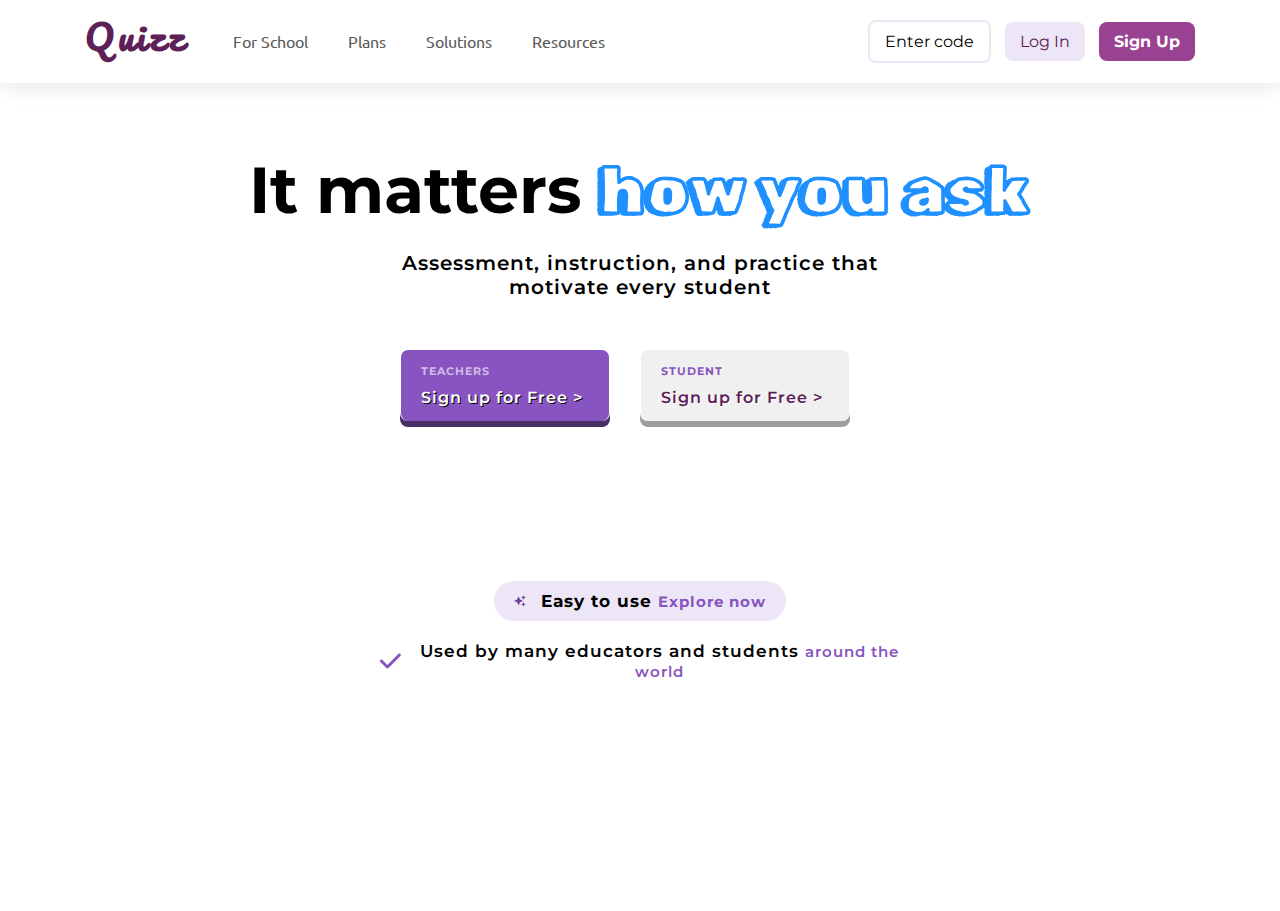
<file: quizz game/quiz.html>
<!DOCTYPE html>
<html lang="en">
  <head>
    <meta charset="UTF-8" />
    <meta name="viewport" content="width=device-width, initial-scale=1.0" />
    <title>Play : name?</title>
    <link rel="stylesheet" href="quiz.css" />
    <link rel="shortcut icon" href="icon.png" type="image/x-icon" />
    <link rel="preconnect" href="https://fonts.googleapis.com" />
    <link rel="preconnect" href="https://fonts.gstatic.com" crossorigin />
    <link
      href="https://fonts.googleapis.com/css2?family=Montserrat&family=Pacifico&family=Signika+Negative&family=Rubik+Doodle+Shadow:wght@400&display=swap"
      rel="stylesheet"
    />
  </head>
  <body>
    <div class="top"><p id="time"></p></div>
    <header>
      <nav class="left">
        <svg
          xmlns="http://www.w3.org/2000/svg"
          fill="none"
          viewBox="0 0 24 24"
          stroke-width="1.5"
          stroke="currentColor"
          class="w-6 h-6"
        >
          <path
            stroke-linecap="round"
            stroke-linejoin="round"
            d="M9.594 3.94c.09-.542.56-.94 1.11-.94h2.593c.55 0 1.02.398 1.11.94l.213 1.281c.063.374.313.686.645.87.074.04.147.083.22.127.325.196.72.257 1.075.124l1.217-.456a1.125 1.125 0 0 1 1.37.49l1.296 2.247a1.125 1.125 0 0 1-.26 1.431l-1.003.827c-.293.241-.438.613-.43.992a7.723 7.723 0 0 1 0 .255c-.008.378.137.75.43.991l1.004.827c.424.35.534.955.26 1.43l-1.298 2.247a1.125 1.125 0 0 1-1.369.491l-1.217-.456c-.355-.133-.75-.072-1.076.124a6.47 6.47 0 0 1-.22.128c-.331.183-.581.495-.644.869l-.213 1.281c-.09.543-.56.94-1.11.94h-2.594c-.55 0-1.019-.398-1.11-.94l-.213-1.281c-.062-.374-.312-.686-.644-.87a6.52 6.52 0 0 1-.22-.127c-.325-.196-.72-.257-1.076-.124l-1.217.456a1.125 1.125 0 0 1-1.369-.49l-1.297-2.247a1.125 1.125 0 0 1 .26-1.431l1.004-.827c.292-.24.437-.613.43-.991a6.932 6.932 0 0 1 0-.255c.007-.38-.138-.751-.43-.992l-1.004-.827a1.125 1.125 0 0 1-.26-1.43l1.297-2.247a1.125 1.125 0 0 1 1.37-.491l1.216.456c.356.133.751.072 1.076-.124.072-.044.146-.086.22-.128.332-.183.582-.495.644-.869l.214-1.28Z"
          />
          <path
            stroke-linecap="round"
            stroke-linejoin="round"
            d="M15 12a3 3 0 1 1-6 0 3 3 0 0 1 6 0Z"
          /></svg
        ><svg
          xmlns="http://www.w3.org/2000/svg"
          fill="none"
          viewBox="0 0 24 24"
          stroke-width="1.5"
          stroke="currentColor"
          class="w-6 h-6"
        >
          <path
            stroke-linecap="round"
            stroke-linejoin="round"
            d="m9 9 10.5-3m0 6.553v3.75a2.25 2.25 0 0 1-1.632 2.163l-1.32.377a1.803 1.803 0 1 1-.99-3.467l2.31-.66a2.25 2.25 0 0 0 1.632-2.163Zm0 0V2.25L9 5.25v10.303m0 0v3.75a2.25 2.25 0 0 1-1.632 2.163l-1.32.377a1.803 1.803 0 0 1-.99-3.467l2.31-.66A2.25 2.25 0 0 0 9 15.553Z"
          /></svg
        ><svg
          xmlns="http://www.w3.org/2000/svg"
          fill="none"
          viewBox="0 0 24 24"
          stroke-width="1.5"
          stroke="currentColor"
          style="stroke: #353535"
        >
          <title>Zoom</title>
          <path
            stroke-linecap="round"
            stroke-linejoin="round"
            d="m21 21-5.197-5.197m0 0A7.5 7.5 0 1 0 5.196 5.196a7.5 7.5 0 0 0 10.607 10.607ZM10.5 7.5v6m3-3h-6"
          />
        </svg>
        <div title="streak" class="streak">
          <h6 id="steak">
            <a class="steaka"></a>
            <a class="steaka"></a>
            <a class="steaka"></a>
          </h6>
          <p>Streak</p>
          <svg
            xmlns="http://www.w3.org/2000/svg"
            fill="none"
            viewBox="0 0 24 24"
            stroke-width="1.5"
            stroke="currentColor"
            class="w-6 h-6"
          >
            <path
              stroke-linecap="round"
              stroke-linejoin="round"
              d="M15.362 5.214A8.252 8.252 0 0 1 12 21 8.25 8.25 0 0 1 6.038 7.047 8.287 8.287 0 0 0 9 9.601a8.983 8.983 0 0 1 3.361-6.867 8.21 8.21 0 0 0 3 2.48Z"
            />
            <path
              stroke-linecap="round"
              stroke-linejoin="round"
              d="M12 18a3.75 3.75 0 0 0 .495-7.468 5.99 5.99 0 0 0-1.925 3.547 5.975 5.975 0 0 1-2.133-1.001A3.75 3.75 0 0 0 12 18Z"
            />
          </svg>
        </div>
      </nav>
      <nav class="right">
        <div title="Score">
          <svg
            xmlns="http://www.w3.org/2000/svg"
            fill="none"
            viewBox="0 0 24 24"
            stroke-width="1.5"
            stroke="currentColor"
            class="w-6 h-6"
          >
            <path
              stroke-linecap="round"
              stroke-linejoin="round"
              d="M16.5 18.75h-9m9 0a3 3 0 0 1 3 3h-15a3 3 0 0 1 3-3m9 0v-3.375c0-.621-.503-1.125-1.125-1.125h-.871M7.5 18.75v-3.375c0-.621.504-1.125 1.125-1.125h.872m5.007 0H9.497m5.007 0a7.454 7.454 0 0 1-.982-3.172M9.497 14.25a7.454 7.454 0 0 0 .981-3.172M5.25 4.236c-.982.143-1.954.317-2.916.52A6.003 6.003 0 0 0 7.73 9.728M5.25 4.236V4.5c0 2.108.966 3.99 2.48 5.228M5.25 4.236V2.721C7.456 2.41 9.71 2.25 12 2.25c2.291 0 4.545.16 6.75.47v1.516M7.73 9.728a6.726 6.726 0 0 0 2.748 1.35m8.272-6.842V4.5c0 2.108-.966 3.99-2.48 5.228m2.48-5.492a46.32 46.32 0 0 1 2.916.52 6.003 6.003 0 0 1-5.395 4.972m0 0a6.726 6.726 0 0 1-2.749 1.35m0 0a6.772 6.772 0 0 1-3.044 0"
            />
          </svg>
          <p id="score-d">0</p>
        </div>
        <svg
          xmlns="http://www.w3.org/2000/svg"
          fill="none"
          viewBox="0 0 24 24"
          stroke-width="1.5"
          stroke="currentColor"
          ok="0"
          id="full"
        >
          <title>Fullscreen</title>
          <path
            stroke-linecap="round"
            stroke-linejoin="round"
            d="M3.75 6A2.25 2.25 0 0 1 6 3.75h2.25A2.25 2.25 0 0 1 10.5 6v2.25a2.25 2.25 0 0 1-2.25 2.25H6a2.25 2.25 0 0 1-2.25-2.25V6ZM3.75 15.75A2.25 2.25 0 0 1 6 13.5h2.25a2.25 2.25 0 0 1 2.25 2.25V18a2.25 2.25 0 0 1-2.25 2.25H6A2.25 2.25 0 0 1 3.75 18v-2.25ZM13.5 6a2.25 2.25 0 0 1 2.25-2.25H18A2.25 2.25 0 0 1 20.25 6v2.25A2.25 2.25 0 0 1 18 10.5h-2.25a2.25 2.25 0 0 1-2.25-2.25V6ZM13.5 15.75a2.25 2.25 0 0 1 2.25-2.25H18a2.25 2.25 0 0 1 2.25 2.25V18A2.25 2.25 0 0 1 18 20.25h-2.25A2.25 2.25 0 0 1 13.5 18v-2.25Z"
          />
        </svg>
      </nav>
    </header>
    <div class="container">
      <h1 id="question">question</h1>
      <div class="option">
        <div class="mcq">
          <div class="opt"><p>option</p></div>
          <div class="opt"><p>option</p></div>
          <div class="opt"><p>option</p></div>
          <div class="opt"><p>option</p></div>
        </div>
      </div>
    </div>
    <div class="bottom">
      <div class="left">
        <img src="" id="dp" />
        <p id="user-n">Pranay</p>
      </div>
      <div class="middle" title="Powerups">
        <div title="Powerups">
          <img
            src="powerupnull.png"
            click="0"
            val=""
            class="power-img"
            title="Power Up's"
          />
        </div>
        <div title="Powerups">
          <img
            src="powerupnull.png"
            click="0"
            val=""
            class="power-img"
            title="Power Up's"
          />
        </div>
        <div title="Powerups">
          <img
            src="powerupnull.png"
            click="0"
            val=""
            class="power-img"
            title="Power Up's"
          />
        </div>
      </div>
      <div class="right">
        <button>Next</button
        ><svg
          xmlns="http://www.w3.org/2000/svg"
          fill="none"
          viewBox="0 0 24 24"
          stroke-width="1.5"
          stroke="currentColor"
          class="w-6 h-6"
        >
          <path
            stroke-linecap="round"
            stroke-linejoin="round"
            d="M3 8.689c0-.864.933-1.406 1.683-.977l7.108 4.061a1.125 1.125 0 0 1 0 1.954l-7.108 4.061A1.125 1.125 0 0 1 3 16.811V8.69ZM12.75 8.689c0-.864.933-1.406 1.683-.977l7.108 4.061a1.125 1.125 0 0 1 0 1.954l-7.108 4.061a1.125 1.125 0 0 1-1.683-.977V8.69Z"
          />
        </svg>
      </div>
    </div>
    <div class="end" style="background-color: #140713">
      <img src="ends.png" alt="" />
    </div>
    <div class="time" style="background-color: #140713">
      <img src="TIME.jpg" alt="" />
    </div>
    <div class="result">
      <h1>Summary</h1>
      <h2>Accuracy</h2>
      <div class="accuracy">
        <p id="acc"></p>
      </div>
      <div class="score">
        <p>Score</p>
        <span id="score">0</span>
      </div>
      <h2>Performance Stats</h2>
      <div class="scope">
        <div>
          <p>Correct</p>
          <a class="scope-a">0</a>
        </div>
        <div>
          <p>Wrong</p>
          <a class="scope-a">0</a>
        </div>
        <div>
          <p>Skipped</p>
          <a class="scope-a">0</a>
        </div>
      </div>
      <button id="back">Go Back</button>
      <h2 align="center">Review Question</h2>
    </div>
    <div class="points">
      <div class="gain">
        <h1>+ 100</h1>
        <p>Yay!! You got this</p>
      </div>
      <div class="lose">
        <h1>- 50</h1>
        <p>That's Incorrect</p>
      </div>
    </div>
    <div class="start">
      <h1 id="counting">3</h1>
    </div>
    <div class="message">
      <h1>Power Up</h1>
      <p>Yay!! You got this</p>
    </div>
    <div class="power">
      <h1>You Got</h1>
      <img src="time.png" class="power-ele" />
      <p class="power-ele">You can use this powerup to stop the timing</p>
    </div>
    <script>
      let a = localStorage.getItem("user");
      if (a == null) {
        <!-- location.href = "index.html"; -->
        location.replace("index.html");
      } else {
        document.getElementById("user-n").textContent = a.split(";;")[0];
      }
    </script>
    <script src="quiz.js"></script>
  </body>
</html>
</file>
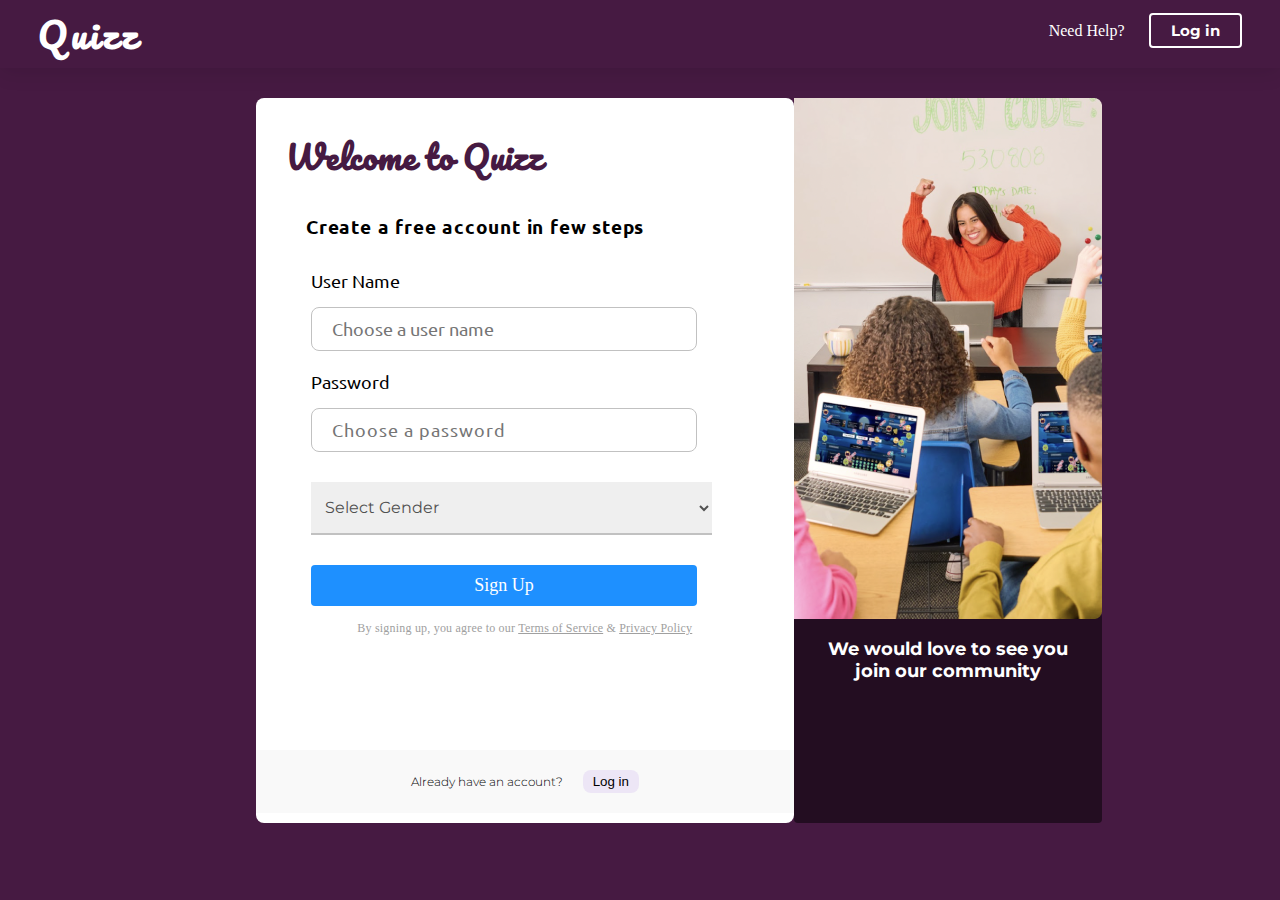
<file: quizz game/signup.html>
<!DOCTYPE html>
<html lang="en">
  <head>
    <meta charset="UTF-8" />
    <meta name="viewport" content="width=device-width, initial-scale=1.0" />
    <title>Quizz : Sign-up</title>
    <link rel="stylesheet" href="signup.css" />
    <link rel="shortcut icon" href="icon.png" type="image/x-icon" />
    <link rel="preconnect" href="https://fonts.googleapis.com" />
    <link rel="preconnect" href="https://fonts.gstatic.com" crossorigin />
    <link
      href="https://fonts.googleapis.com/css2?family=Montserrat&family=Pacifico&family=Rubik+Doodle+Shadow&family=Ubuntu:wght@400&display=swap"
      rel="stylesheet"
    />
  </head>
  <body>
    <header>
      <h1>Quizz</h1>
      <div>
        <a
          href="signup.html"
          style="margin-right: 20px; color: white; text-decoration: none"
        >
          Need Help?
        </a>
        <a href="login.html"><button>Log in</button></a>
      </div>
    </header>
    <div class="container">
      <div class="left">
        <h1>Welcome to Quizz</h1>
        <h3>Create a free account in few steps</h3>
        <form action="">
          <label>User Name</label>
          <input type="text" id="name" placeholder="Choose a user name" />
          <label>Password</label>
          <input
            type="password"
            id="pass"
            style="letter-spacing: 1px"
            placeholder="Choose a password"
          />
          <select name="" id="gender">
            <option value="none">Select Gender</option>
            <option value="Male : has a error in every code">
              Male : has a error in every code
            </option>
            <option value="Female : has a error in every code">
              Female : has a error in every code
            </option>
            <option value="Male but is overweight">
              Male but is overweight
            </option>
            <option value="Female but is overweight">
              Female but is overweight
            </option>
            <option value="Nah bro I am a amazon bag">
              Nah bro I am a amazon bag
            </option>
            <option value="Conjoin Male">Conjoin Male</option>
            <option value="Conjoin Female">Conjoin Female</option>
            <option value="Male but identify as a computer">
              Male but identify as a computer
            </option>
            <option value="Female but identify as a computer">
              Female but identify as a computer
            </option>
            <option value="Born Male, Bad Circumstance, Raised Female">
              Born Male, Bad Circumstance, Raised Female
            </option>
            <option value="Born Female, Bad Circumstance, Raised Male">
              Born Female, Bad Circumstance, Raised Male
            </option>
            <option value="Attack Helicopter">Attack Helicopter</option>
            <option value="Male but is a robot">Male but is a robot</option>
            <option value="Female but is a robot">Female but is a robot</option>
            <option value="HouseHold pet - Male">HouseHold pet - Male</option>
            <option value="HouseHold pet - Female">
              HouseHold pet - Female
            </option>
            <option value="Prefer not to say">Prefer not to say</option>
          </select>
          <a id="signup">Sign Up</a>
        </form>
        <p
          style="
            text-align: center;
            color: #a0a0a0;
            font-size: 12px;
            letter-spacing: 0.2px;
          "
        >
          By signing up, you agree to our
          <span style="cursor: pointer; text-decoration: underline"
            >Terms of Service</span
          >
          &
          <span style="cursor: pointer; text-decoration: underline"
            >Privacy Policy</span
          >
        </p>
        <div>
          <a>Already have an account?</a>
          <a href="login.html"><button>Log in</button></a>
        </div>
      </div>
      <div class="right">
        <img src="signup.png" alt="" />
        <div><p>We would love to see you join our community</p></div>
      </div>
    </div>
    <div class="success">
      <img src="success.gif" alt="" />
    </div>
    <div class="thank">
      <img src="thank.gif" alt="" />
    </div>
    <script>
      let signup = document.getElementById("signup");
      let thank = document.getElementsByClassName("thank")[0];
      let success = document.getElementsByClassName("success")[0];
      signup.addEventListener("click", () => {
        let name = document.getElementById("name").value;
        let pass = document.getElementById("pass").value;
        let gender = document.getElementById("gender").value;
        if (name.length > 1 && pass.length > 1 && gender != "none") {
          localStorage.setItem("user", name + ";;" + pass + ";;" + gender);
          success.style.display = "block";
          setTimeout(() => {
            // location.href = "home.html";
            location.replace("home.html");
          }, 4000);
        } else {
          alert("Please fill the form Properly");
        }
      });
      let check = localStorage.getItem("user");
      if (check != null) {
        thank.style.display = "block";
        setTimeout(() => {
          // location.href = "home.html";
          location.replace("home.html");
        }, 2500);
      }
    </script>
  </body>
</html>
</file>
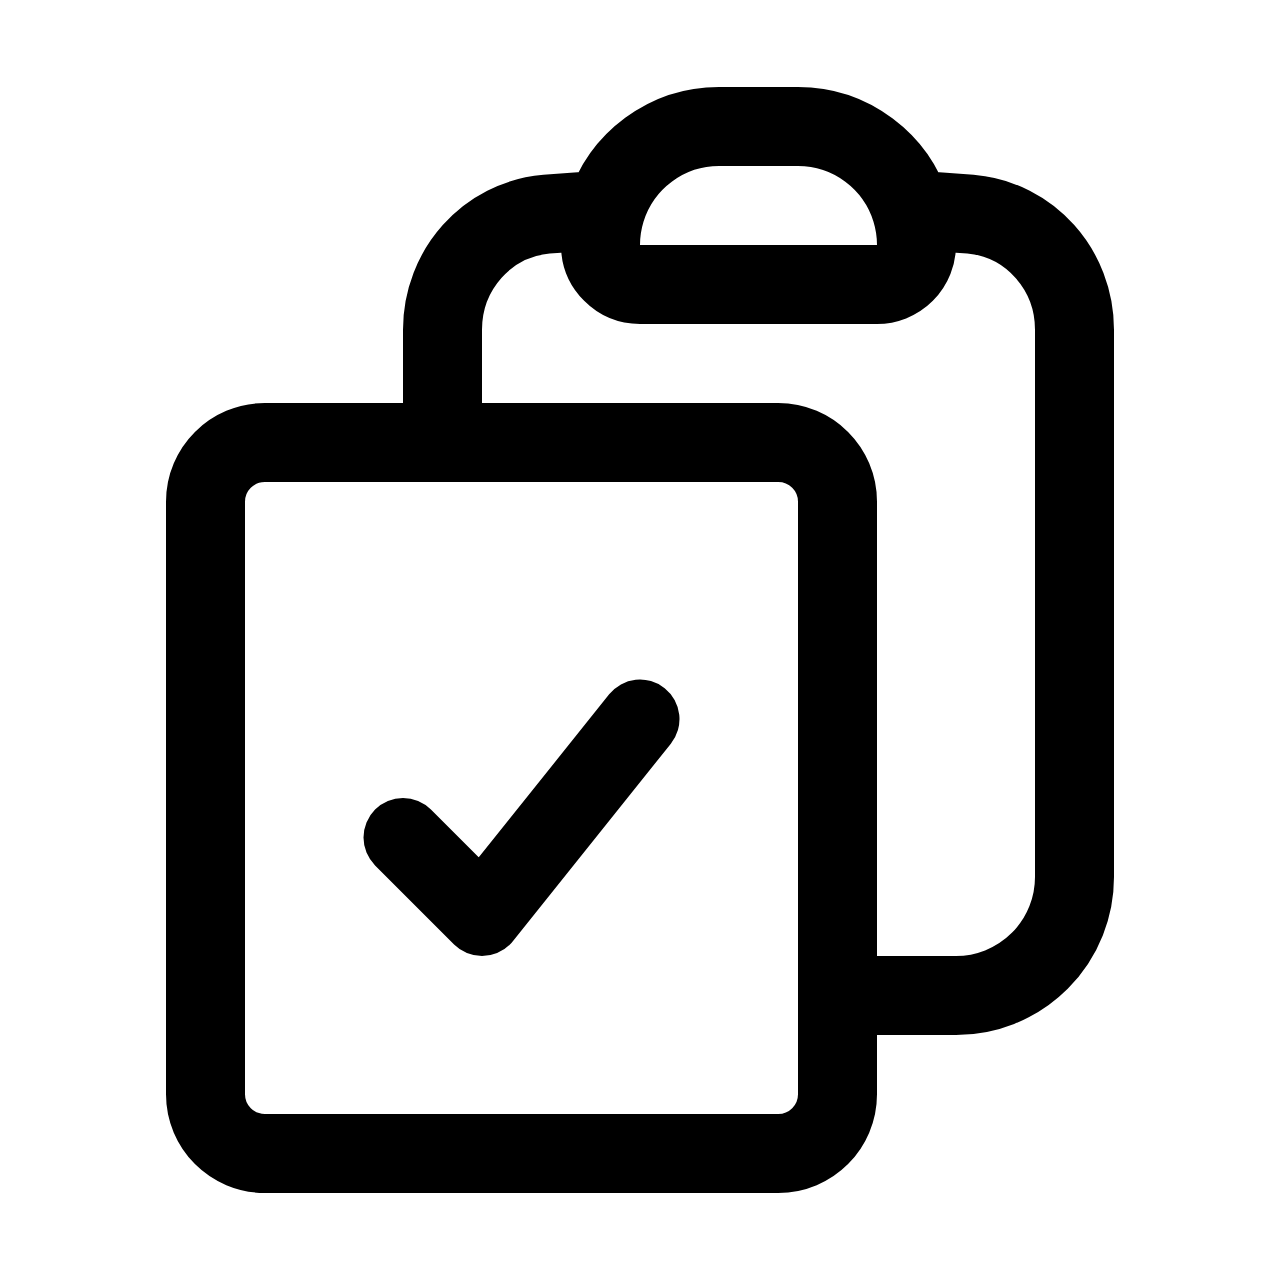
<file: quizz game/t.html>
<!DOCTYPE html>
<html lang="en">
  <head>
    <meta charset="UTF-8" />
    <meta name="viewport" content="width=device-width, initial-scale=1.0" />
    <title>Document</title>
  </head>
  <body>
    <svg
      xmlns="http://www.w3.org/2000/svg"
      fill="none"
      viewbox="0 0 24 24"
      stroke-width="1.5"
      stroke="currentColor"
    >
      <path
        stroke-linecap="round"
        stroke-linejoin="round"
        d="M11.35 3.836c-.065.21-.1.433-.1.664 0 .414.336.75.75.75h4.5a.75.75 0 0 0 .75-.75 2.25 2.25 0 0 0-.1-.664m-5.8 0A2.251 2.251 0 0 1 13.5 2.25H15c1.012 0 1.867.668 2.15 1.586m-5.8 0c-.376.023-.75.05-1.124.08C9.095 4.01 8.25 4.973 8.25 6.108V8.25m8.9-4.414c.376.023.75.05 1.124.08 1.131.094 1.976 1.057 1.976 2.192V16.5A2.25 2.25 0 0 1 18 18.75h-2.25m-7.5-10.5H4.875c-.621 0-1.125.504-1.125 1.125v11.25c0 .621.504 1.125 1.125 1.125h9.75c.621 0 1.125-.504 1.125-1.125V18.75m-7.5-10.5h6.375c.621 0 1.125.504 1.125 1.125v9.375m-8.25-3 1.5 1.5 3-3.75"
      ></path>
    </svg>
  </body>
</html>
</file>
<file: quizz game/styles.css>
* {
  margin: 0;
  padding: 0;
  box-sizing: border-box;
}
@keyframes load_animation {
  0% {
    opacity: 0;
  }
  100% {
    opacity: 1;
  }
}
body {
  animation: load_animation 2s linear;
  overflow: hidden;
}

header {
  display: flex;
  align-items: center;
  padding: 15px 75px;
  box-shadow: 0 5px 20px 0 rgba(0, 0, 0, 0.09);
}
header h1,
footer h1 {
  font-family: "Pacifico", sans-serif;
  letter-spacing: 3.5px;
  font-size: 35px;
  color: #5d2057;
  margin-top: -10px;
  /* margin-right: 10px; */
  padding: 0 10px;
  cursor: pointer;
  transition: all 1s;
  border-radius: 8px;
  border-bottom: 1px solid white;
}
footer h1 {
  /* box-shadow: 0 0 8px 0 #5d2057; */
}

header h1:hover {
  box-shadow: 0 8px 0 0 #5d2057;
}
header ul {
  list-style-type: none;
  display: flex;
  justify-self: center;
  margin-left: 20px;
}
header ul li {
  margin-right: 10px;
  padding: 5px 15px;
  padding-top: 11px;
  cursor: pointer;
  transition: border-radius 0.5s, background-color 1s, color 0.5s;
  font-family: "ubuntu", sans-serif;
  color: #585858;
}
header ul li:hover {
  border-radius: 6px;
  background-color: #f2f2f2;
  color: darkcyan;
}
header nav {
  display: flex;
  width: 100%;
  justify-content: space-between;
}
header nav div button {
  outline: none;
  border: none;
  font-family: "Montserrat", sans-serif;
  font-size: 16px;
  padding: 10px 15px;
  border-radius: 8px;
  transition: background-color 0.5s, transform 1s;
  cursor: pointer;
  margin-right: 10px;
}
header nav div button:hover {
  transform: scale(1.1);
}
header nav div button:nth-child(3) {
  padding: 0;
  display: none;
  background-color: white;
}
header nav div .code {
  background-color: white;
}
header nav div .login {
  background-color: #ede6f6;
}
header nav div .signup {
  background-color: #9a4292;
}
header nav div .code:hover {
  background-color: #ede6f6;
}
header nav div .login:hover {
  background-color: #beaad8;
}
header nav div .signup:hover {
  background-color: #762a70;
}

.tab-dub {
  background-color: #f2f2f2;
  height: 60px;
  border-radius: 8px;
  margin-bottom: 70px;
  display: grid;
  grid-template-columns: 33% 34% 33%;
  padding: 2px 5px;
  justify-content: space-between;
  position: absolute;
  width: 90%;
  z-index: 10;
  opacity: 0;
  margin: 0 5%;
}

.tab-dub div {
  display: flex;
  align-items: center;
  width: 100%;
  justify-content: center;
  border-radius: 8px;
  font-weight: bold;
  cursor: pointer;
}
.tab-dub .active {
  background-color: #8754bf;
  color: white;
}
.tab-dub div p {
  font-size: 20px;
  font-family: "Montserrat", sans-serif;
}
.tab-dub div img {
  width: 30px;
  margin-left: 20px;
}

.container {
  padding: 6%;
  overflow-y: scroll;
  height: calc(100vh - 72px);
  scroll-behavior: smooth;
  overflow-x: hidden;
}
.container::-webkit-scrollbar {
  width: 10px;
}
.container::-webkit-scrollbar-thumb:hover {
  background: #762a70;
}

.container::-webkit-scrollbar-thumb {
  background: #9f3894;
  border: 0;
  border-radius: 8px;
}

.container .home {
  height: calc(100vh - 100px);
}
.container .home h1 {
  font-family: "Montserrat";
  font-size: 65px;
  margin-bottom: 30px;
  text-align: center;
  font-weight: bold;
  line-height: 60px;
  transition: all 1s;
}
.container .home p {
  font-family: "Montserrat";
  font-size: 20px;
  margin-bottom: 20px;
  font-weight: 600;
  text-align: center;
  letter-spacing: 1px;
}
.container .home div {
  /* margin-left: 50%;
    transform: translate(-25%); */
  width: auto;
  display: inline-flex;
  margin-left: 50%;
  margin-top: 40px;
  border-radius: 25px;
  padding: 10px 20px;
  transform: translate(-50%);
}

.container .home .bt {
  margin-top: 150px;
  background-color: #ede6f6;
}
.container .home .bt p {
  font-family: "Montserrat", sans-serif;
  font-weight: bold;
}

.container .home div p {
  margin: 0;
  margin-left: 0px;
  font-size: 17px;
}
.container .home div p span {
  color: #8854c0;
  font-size: 15px;
}
.container .home div:last-child {
  margin-top: 10px;
}
.container .home .first {
  transform: translate(0%);
  display: flex;
  width: 520px;
  margin: 0 auto;
  margin-top: 40px;
}
.container .home div button p {
  margin: 0;
  font-size: 16px;
  text-align: left;
  text-shadow: 1px 1px black;
}
.container .home div button:last-child p {
  text-shadow: 1px 1px white;
}
.container .home div button {
  padding: 14px 20px;
  width: 220px;
  outline: none;
  cursor: pointer;
  border: 0;
  border-radius: 8px;
  margin-right: 30px;
  font-family: "Montserrat";
  color: white;
  border: 1px solid white;
  display: grid;
  box-shadow: 0 6px 0 0 #9f9e9e;
  border-bottom: 0;
  background-color: #f0f0f0;
  transition: all 1s, transform 0.5s, border 2s;
}

.container .home div button span {
  font-weight: bold;
  font-size: 11px;
  text-align: left;
  letter-spacing: 1px;
  margin-bottom: 10px;
}
.container .home div button:first-child span {
  color: #cfbbe6;
}
.container .home div button:last-child span {
  color: #8854c0;
}
.container .home div button:first-child {
  box-shadow: 0 6px 0 0 #492d65;
  background-color: #8854c0;
  transition: all 1s;
}
.container .home div button:hover {
  box-shadow: 0 0 0 0 #492d65;
  border: 1px solid black;
  border-bottom: 0;
}
.container .home div button:last-child p {
  color: #5d2057;
}

.container .page-0 {
  margin-bottom: 120px;
}
.container .page-0 h1 {
  font-family: "Montserrat";
  font-size: 50px;
  margin-bottom: 40px;
  text-align: center;
  line-height: 60px;
}
.container .page-0 h1 span,
.container .home h1 span {
  font-family: "Rubik Doodle Shadow";
  color: dodgerblue;
  letter-spacing: 2px;
  transition: color 1s;
}
.container .page-0 img {
  width: 1330px;
  height: 360px;
}
.container .page-1 .tab-1 {
  display: grid;
  grid-template-columns: 30% auto;
  margin-bottom: 130px;
}
.container .page-1 .tab-1 h1 span {
  font-family: "Rubik Doodle Shadow";
  color: dodgerblue;
  letter-spacing: 0.5px;
}
.container .page-1 .tab-1 h1 {
  font-family: "Ubuntu";
  font-size: 40px;
}
.container .page-1 .tab-1 .left {
  margin: auto 0;
}
.container .page-1 .tab-1 .left div {
  margin: 15px 0;
  margin-top: 40px;
  display: flex;
}
.container .page-1 .tab-1 .left div img {
  margin-right: 15px;
}
.container .page-1 .tab-1 .left a {
  margin-left: 40px;
  font-size: 17px;
  font-family: "Montserrat", sans-serif;
  margin-bottom: 20px;
}
.container .page-1 .tab-1 h3 {
  font-family: "Montserrat", sans-serif;
  font-size: 20px;
  font-weight: 700;
}
.container .page-1 .tab-1 p {
  font-size: 19px;
  margin: 30px 0;
  font-family: "Montserrat", sans-serif;
}

.container .page-1 .tab-1 .right {
  margin-left: 200px;
}
@keyframes tab-img {
  from {
    opacity: 0;
  }
  to {
    opacity: 1;
  }
}
@keyframes tab-img-rem {
  from {
    opacity: 1;
  }
  to {
    opacity: 0;
  }
}
.container .page-1 .tab-1 .right {
  opacity: 0;
}

.container .dark {
  background-color: #333333;
  width: 114%;
  margin-left: -7%;
  height: auto;
  display: grid;
  padding: 3% 5%;
  grid-template-columns: 50% 50%;
}

.container .dark h1 {
  font-family: "Montserrat";
  font-size: 50px;
  font-weight: bolder;
  transition: all 1s;
  color: white;
  margin-top: 35px;
  margin-bottom: 60px;
}

.container .dark h1 span {
  font-family: "Rubik Doodle Shadow";
  color: #efa929;
  /* text-decoration: underline;
  text-underline-offset: 5px; */
}
.container .dark p {
  font-family: "Montserrat";
  font-size: 16px;
  font-weight: 100;
  color: white;
  letter-spacing: 1px;
}
.container .dark .right img {
  width: 80%;
  margin-left: 10%;
}
.container .dark .left .first {
  display: flex;
}
.container .dark .left {
  padding-top: 30px;
}
.container .dark .left .first button p {
  margin: 0;
  font-size: 16px;
  text-align: left;
  text-shadow: 1px 1px black;
}
.container .dark .left .first button:last-child p {
  text-shadow: 1px 1px white;
}
.container .dark .left .first button {
  padding: 14px 20px;
  width: 220px;
  outline: none;
  cursor: pointer;
  border: 0;
  border-radius: 8px;
  margin-right: 30px;
  font-family: "Montserrat";
  color: white;
  display: grid;
  cursor: pointer;
  transition: transform 0.5s;
}
.container .dark .left .first button:hover {
  transform: scale(0.9);
}

.container .dark .left .first button span {
  font-weight: bold;
  font-size: 11px;
  text-align: left;
  letter-spacing: 1px;
  margin-bottom: 10px;
}
.container .dark .left .first button:first-child span {
  color: #cfbbe6;
}
.container .dark .left .first button:last-child span {
  color: #8854c0;
}
.container .dark .left .first button:first-child {
  background-color: #8854c0;
}
.container .dark .left .first button:last-child p {
  color: #5d2057;
}

.container .tab {
  background-color: #f2f2f2;
  height: 60px;
  border-radius: 8px;
  margin-bottom: 70px;
  display: grid;
  grid-template-columns: 33% 34% 33%;
  padding: 2px 5px;
  justify-content: space-between;
}

.container .tab div {
  display: flex;
  align-items: center;
  width: 100%;
  justify-content: center;
  border-radius: 8px;
  font-weight: bold;
  cursor: pointer;
}
.container .tab div:first-child {
  background-color: #8754bf;
  color: white;
}
.container .tab div p {
  font-size: 20px;
  font-family: "Montserrat", sans-serif;
}

.container .tab div img {
  width: 30px;
  margin-left: 20px;
}

@media (max-width: 1100px) {
  header ul {
    display: none;
  }
  header nav {
    justify-content: right;
  }
}

@media (max-width: 630px) {
  header {
    padding: 15px 15px;
  }
  header h1 {
    letter-spacing: 2.5px;
    font-size: 30px;
  }
  header nav div button:last-child {
    display: none;
  }
  header nav div button:nth-child(2) {
    display: none;
  }
  header nav div {
    display: flex;
  }
  header nav div button:nth-child(3) {
    padding: 0;
    display: block;
  }
}

footer {
  display: grid;
  grid-template-columns: 35% auto 20%;
  padding: 10px 10%;
  margin-top: 20px;
}
footer h1 {
  margin-left: 40px;
  margin-top: 20px;
}
footer div {
  display: grid;
  grid-template-columns: auto auto;
}

footer div p {
  margin-right: 10px;
  padding: 5px 15px;
  padding-top: 11px;
  cursor: pointer;
  font-size: 18px;
  transition: border-radius 0.5s, background-color 0.5s;
  font-family: "ubuntu", sans-serif;
  margin-bottom: 15px;
}

footer div p:hover {
  color: #9f3894;
}

footer ol {
  margin-left: 20px;
  color: #585858;
  margin-top: 20px;
  width: 100%;
  grid-column-start: 1;
  grid-column-end: 3;
}
footer ol li {
  font-size: 16px;
  font-family: "Montserrat", sans-serif;
  margin-bottom: 13px;
}

footer nav img {
  width: 80%;
  height: auto;
  background-color: black;
  margin-top: 30px;
  border-radius: 8px;
  cursor: pointer;
  transition: box-shadow 0.5s;
}
footer nav img:hover {
  box-shadow: 0 0 20px 0 rgba(0, 0, 0, 0.4);
}

footer div:last-child {
  display: flex;
  justify-content: end;
  margin-top: 20px;
  flex-flow: wrap;
}
footer div:last-child img {
  width: 40px;
  height: 35px;
  margin-right: 20px;
  cursor: pointer;
}
footer div:last-child p {
  break-after: always;
  font-size: 15px;
}
</file>
<file: quizz game/create.css>
* {
  padding: 0;
  margin: 0;
  box-sizing: border-box;
}
:root {
  --theme-text-color: #673ab7;
  --theme-background-color: #f0ebf8;
}
body {
  overflow: hidden;
}
header {
  background-color: white;
  display: grid;
  grid-template-columns: auto auto;
  position: relative;
  padding-top: 5px;
  /* border-bottom: 2px solid #e5e5e5; */
}

header svg {
  width: 25px;
  stroke: #5f6368;
  cursor: pointer;
}
header .left svg:first-child {
  width: 45px;
  stroke-width: 3px;
  fill: var(--theme-background-color);
  stroke: var(--theme-text-color);
  /* position: absolute; */
}

header .left {
  padding: 0 5px;
  display: flex;
  column-gap: 20px;
}
header .left input {
  width: 200px;
  font-size: 20px;
  font-family: "Montserrat", sans-serif;
  border: 0;
  padding: 5px 15px;
  color: transparent;
  font-weight: bolder;
  text-shadow: 0 0 0 var(--theme-text-color);
  &:focus {
    outline: none;
  }
}
header .left input:focus {
  outline: none;
}
header .right {
  justify-self: end;
  padding: 10px 25px;
  display: flex;
  column-gap: 20px;
}
header .right button {
  outline: none;
  border: 0;
  border-radius: 4px;
  background-color: var(--theme-text-color);
  font-family: "Montserrat", sans-serif;
  color: white;
  font-weight: bolder;
  font-size: 14px;
  letter-spacing: 0.8px;
  padding: 10px 20px;
}

header .bottom {
  display: flex;
  grid-column: 1 / 3;
  margin: 0 auto;
  margin-top: 20px;
  column-gap: 35px;
  font-family: "Montserrat", sans-serif;
  cursor: pointer;
  /* border-bottom: 2px solid white; */
  margin-bottom: 0;
}
header .bottom p {
  font-size: 14px;
  font-weight: 600;
  padding-bottom: 5px;
}
header .bottom p:first-child {
}
header hr {
  grid-column: 1 / 3;
  outline: none;
  border: 0;
  border-top: 2px solid #e5e5e5;
}

header .theme {
  position: relative;
  padding-top: 5px;
  transition: transform 0.5s;
}
header .theme:hover {
  transform: scale(1.1);
}

header .theme input {
  cursor: pointer;
  width: 35px;
  height: 35px;
}
header .theme div {
  position: absolute;
  opacity: 0;
  padding-bottom: 10px;
  top: 0;
}
@keyframes fade_in {
  0% {
    opacity: 1;
  }
  100% {
    opacity: 0;
  }
}
@keyframes fade_out {
  0% {
    opacity: 0;
  }
  100% {
    opacity: 1;
  }
}
.container {
  background-color: var(--theme-background-color);
  height: calc(100vh - 107px);
  width: 100vw;
  overflow-y: scroll;
  transition: all 1s;
  scroll-behavior: smooth;
}
.container::-webkit-scrollbar {
  width: 10px;
}
.container::-webkit-scrollbar-thumb:hover {
  background: var(--theme-text-color);
  cursor: pointer;
}

.container::-webkit-scrollbar-thumb {
  background: var(--theme-text-color);
  border: 0;
  border-radius: 8px;
}

.container .form {
  width: 50%;
  animation: fade_out 0.5s linear;
  height: auto;
  margin: 0 auto;
  border-bottom: 3px solid var(--theme-text-color);
  color: var(--theme-text-color);
  margin-top: 10px;
}

.container .form .head {
  background-color: white;
  border-radius: 6px;
  user-select: none;
  font-family: "Montserrat", sans-serif;
  border-top: 10px solid var(--theme-text-color);
  transition: border-left 1s;
  border-left: 4px solid transparent;
  margin-bottom: 30px;
}
.container .form .active {
  border-left: 4px solid var(--theme-text-color);
}
.container .form .head .title {
  padding-top: 20px;
  font-weight: 500;
  font-family: "Ubuntu", sans-serif;
  font-size: 35px;
  margin-bottom: 5px;
  border: 0;
  text-shadow: 0 0 0 black;
  &:focus {
    outline: none;
  }
}
.container .form .head hr {
  width: 90%;
  outline: none;
  border: 0;
  border-top: 2px solid #f0ebf8;
  margin-left: 25px;
  margin-bottom: 20px;
}

.container .form .head input {
  width: 90%;
  font-size: 14px;
  font-family: "Montserrat", sans-serif;
  border: 0;
  padding: 5px 15px;
  color: transparent;
  font-weight: 300;
  padding-left: 0;
  border-radius: 4px;
  margin-left: 25px;
  border-bottom: 2px solid #e5e5e5;
  margin-bottom: 20px;
  transition: border-color 0.5s;
  text-shadow: 0 0 0 black;
  &:focus {
    outline: none;
  }
}
.container .form .head input:focus {
  border-color: var(--theme-text-color);
}
.container .form .head .desc {
  margin-bottom: 25px;
  transition: all 1s;
}
@keyframes description {
  from {
    height: 0;
  }
  to {
    height: 20px;
  }
}
.container .form .head .description {
  margin-left: 30px;
  margin-bottom: 30px;
  display: none;
  animation: description 2s linear;
}
.container .form .head .description span {
  font-size: 16px;
  font-weight: bolder;
  margin-right: 15px;
  font-family: "Ubuntu", sans-serif;
  color: #5f6368;
  cursor: pointer;
  transition: all 0.5s;
  padding: 2px 5px;
}
.container .form .head .description span:hover {
  color: black;
  background-color: #f0ebf8;
}
.container .form .head .desc:focus {
  margin-bottom: 5px;
}
.container .form .head .desc:focus + .description {
  display: block;
}
.container .form .head .email {
  margin-left: 25px;
  transition: all 1s;
}
.container .form .head .email p {
  font-weight: 500;
  font-family: "Ubuntu", sans-serif;
  font-size: 16px;
}
.container .form .head .email p span {
  color: red;
  margin-left: 10px;
}
.container .form .head .email input {
  width: 40%;
  margin-left: 0;
  font-family: "Montserrat", sans-serif;
  border-width: 1px;
  color: black;
  font-weight: 200;
  border-radius: 0;
  margin-top: 20px;
  letter-spacing: 0.2px;
}
.container .form .head .email a {
  font-weight: 600;
  color: #87757a;
  font-family: "Montserrat", sans-serif;
  font-size: 12px;
  padding-bottom: 30px;
  display: block;
}
.container .form .head .email a span {
  color: var(--theme-text-color);
  cursor: pointer;
}

.container .form .ques {
  background-color: white;
  border-radius: 6px;
  user-select: none;
  font-family: "Montserrat", sans-serif;
  border-left: 4px solid transparent;
  padding: 25px;
  margin-bottom: 30px;
}
.container .form .ques .upper {
  display: flex;
  align-content: center;
}
.container .form .ques .upper svg {
  width: 25px;
  stroke: #5f6368;
  align-self: flex-start;
  margin-right: 30px;
}
.container .form .ques .upper textarea {
  overflow-y: hidden;
  outline: none;
  border: 0;
  line-height: 25px;
  resize: none;
  border-bottom: 3px solid #5f6368;
  transition: all 1s, border-color 1s;
  font-size: 17px;
  background-color: #f8f9fa;
  border-radius: 2px;
  padding: 16px;
  margin-right: 30px;
}
.container .form .ques .upper textarea:focus {
  border-color: var(--theme-text-color);
}
.container .form .ques .upper textarea:hover {
  background-color: #f1f3f4;
}

/* experiment */
.container .form .ques .upper .select {
  position: relative;
}
.container .form .ques .upper .select svg {
  transition: all 1s;
}
.container .form .ques .upper .select h1 {
  width: 220px;
  font-size: 20px;
  font-weight: 500;
  padding: 10px 10px;
  height: 50px;
  cursor: pointer;
  outline: none;
  border: 2px solid;
  border-radius: 4px;
  border-color: #d4d5d6;
  display: flex;
  justify-content: space-between;
}
.container .form .ques .upper .select h1 span {
  width: 130px;
  font-size: 16px;
  align-self: center;
  text-align: center;
  color: #2f2f2f;
  overflow: hidden;
}

.container .form .ques .upper .select .select-opt {
  display: none;
  background-color: white;
  z-index: 10;
  width: 220px;
  /* top: 0; */
  margin-top: 10px;
  position: absolute;
  box-shadow: 0 0 4px rgba(0, 0, 0, 0.6);
}

.container .form .ques .upper .select .select-opt p {
  font-size: 15px;
  padding: 10px 10px;
  height: 50px;
  cursor: pointer;
  outline: none;
  display: flex;
  align-items: center;
  color: #494949;
  border: 0;
  border-radius: 4px;
  border-color: #d4d5d6;
  transition: background-color 0.5s;
}
.container .form .ques .upper .select .select-opt p:hover {
  background-color: #f0f0f0;
}
.container .form .ques .upper .select .select-opt p svg {
  margin-right: 10px;
}

.container .form .ques .upper .select .select-opt hr {
  width: 90%;
  margin: 0 auto;
}

.container .form .ques .middle .options {
  margin-left: 15px;
}
.container .form .ques .middle .options div {
  display: flex;
  align-items: center;
  margin-top: 20px;
}
.container .form .ques .middle .options div input {
  margin-left: 10px;
  padding: 10px 20px;
  width: 60%;
  padding-left: 2px;
  border: 0;
  border-bottom: 2px solid #bbb9b9;
}
.container .form .ques .middle .options div input:focus {
  outline: none;
  border-color: var(--theme-text-color);
}
.container .form .ques .middle .options div svg {
  margin-left: 10px;
  /* stroke: #494949; */
  cursor: pointer;
  stroke: green;
  width: 20px;
}
.container .form .ques .middle .options div svg:hover {
  stroke: red;
}
.container .form .ques .middle aside {
  display: flex;
  align-items: center;
  justify-content: space-between;
}
.container .form .ques .middle aside button {
  outline: none;
  border: 0;
  margin-left: 25px;
  color: dodgerblue;
  background-color: white;
  cursor: pointer;
  margin-top: 30px;
  font-size: 14px;
}
.container .form .ques .middle aside button:hover {
  text-decoration: underline;
}
.container .form .ques .middle aside span {
  display: grid;
  justify-items: center;
}
.container .form .ques .middle aside span a {
  padding-top: 5px;
  color: #87757a;
}

#ques-add-button {
  width: 200px;
  background-color: #673ab7;
  color: white;
  display: flex;
  cursor: pointer;
  padding: 10px 20px;
  margin: 0 auto;
  margin-bottom: 50px;
  border: 0;
  border-radius: 8px;
  font-size: 16px;
  font-weight: bolder;
  align-items: center;
  column-gap: 15px;
}

#ques-add-button svg {
  width: 25px;
  stroke-width: 3px;
}

.container .form .ques .bottom hr {
  width: 100%;
  margin-left: 0;
  margin-top: 5px;
  margin-bottom: 10px;
}

.container .form .ques .bottom {
  position: relative;
  padding: 30px 20px;
  padding-top: 10px;
  padding-bottom: 0;
  transition: all 1s;
}
.container .form .ques .bottom div {
  display: flex;
  justify-content: space-between;
  align-items: center;
  margin-top: 25px;
}
.container .form .ques .bottom div section {
  display: flex;
  justify-content: space-between;
  align-items: center;
}
.container .form .ques .bottom div section svg {
  stroke: red;
}
.container .form .ques .bottom div section input {
  border: 0;
  border-bottom: 2px solid red;
  margin-left: 50px;
  font-family: "Montserrat", sans-serif;
  color: red;
  font-weight: bolder;
  font-size: 18px;
  letter-spacing: 1px;
  text-align: center;
  width: 80px;
  padding: 10px 10px;
}
.container .form .ques .bottom div section input:focus {
  outline: none;
}
.container .form .ques .bottom div nav {
  display: flex;
  flex-direction: column;
  justify-content: center;
}
.container .form .ques .bottom div nav input {
  outline: none;
  border: 0;
  text-align: center;
  font-size: 16px;
  color: green;
  font-weight: bolder;
  padding: 5px;
  width: 80px;
  border-bottom: 1px solid #aaa;
}
.container .form .ques .bottom div nav p {
  font-size: 14px;
  color: #555;
  margin-top: 5px;
}

.container .form .ques .bottom svg {
  right: 0;
  /* position: absolute; */
  width: 50px;
  stroke: #494949;
  cursor: pointer;
  padding: 10px;
  transition: all 0.5s;
  border-radius: 50%;
}
.container .form .ques .bottom svg:hover {
  background-color: #e5e5e5;
}

.setting {
  display: none;
  animation: fade_out 0.5s linear;
  background-color: white;
  border-radius: 6px;
  height: 500px;
  width: 40%;
  margin: 0 auto;
  margin-top: 20px;
  user-select: none;
  font-family: "Montserrat", sans-serif;
  margin-bottom: 30px;
}
</file>
<file: quizz game/home.css>
* {
  padding: 0;
  margin: 0;
  box-sizing: border-box;
}
body {
  overflow: hidden;
}
header {
  display: flex;
  justify-content: space-between;
  align-items: center;
  padding: 5px 20px;
  border-bottom: 2px solid #d1ccd7;
}
header h1 {
  font-family: "Pacifico", sans-serif;
  letter-spacing: 3.5px;
  font-size: 30px;
  color: #5d2057;
  margin-top: -10px;
  /* margin-right: 10px; */
  padding: 0 10px;
  cursor: pointer;
  transition: all 1s;
  border-radius: 8px;
  border-bottom: 1px solid white;
}
header .text-input {
  display: inline-flex;
  padding: 0 15px;
  height: 33px;
  align-content: center;
  border: 1px solid #d8d6dc;
  margin-top: 5px;
  margin-right: 40px;
  margin-left: 10px;
  border-radius: 25px;
}
header .text-input input {
  border-radius: 25px;
  padding: 7px 15px;
  outline: none;
  border: 0;
  font-size: 14px;
  padding-left: 0;
  font-family: "Montserrat", sans-serif;
  width: 16vw;
}
header .text-input svg {
  width: 20px;
  stroke: #77737d;
  stroke-width: 3px;
}

header .opt-svg {
  width: 22px;
  stroke: inherit;
}

header .left {
  display: flex;
}

header .options {
  display: flex;
}
header .options div {
  display: flex;
  align-items: center;
  margin-right: 35px;
  cursor: pointer;
  color: #77737d;
  transition: all 1s;
  stroke: #77737d;
}
header .options div svg {
  width: 18px;
}

header .options div:hover {
  color: #8458b6;
  stroke: #8458b6;
}

header .options div p {
  font-size: 14px;
  font-weight: 600;
  color: inherit;
  margin-left: 10px;
  font-family: "Montserrat", sans-serif;
}

header .options div {
  display: flex;
}
header .right {
  display: flex;
}
header .right .create {
  display: flex;
  background-color: #e9e9eb;
  padding: 5px 10px;
  border-radius: 6px;
  font-family: "Montserrat", sans-serif;
  align-items: center;
  cursor: pointer;
}
header .right .create svg {
  stroke: black;
  width: 10px;
}
header .right .create p {
  font-weight: 600;
  font-size: 15px;
  margin-left: 5px;
}
header .right svg:last-child {
  background-color: #d8d6dc;
  border-radius: 50%;
  margin-left: 25px;
  cursor: pointer;
}

.container {
  background-color: #f9f9f9;
  height: calc(100vh - 55px);
  overflow-y: auto;
}
.container::-webkit-scrollbar {
  width: 10px;
}
.container::-webkit-scrollbar-thumb:hover {
  background: #ce8e18;
  cursor: pointer;
}

.container::-webkit-scrollbar-thumb {
  background: #f0a929;
  border: 0;
  border-radius: 8px;
}
.container .content {
  display: flex;
  padding: 2% 6%;
  flex-direction: column;
}
.container .content .row-1 {
  display: grid;
  grid-template-columns: 65% 35%;
  column-gap: 20px;
}
.container .content .row-1 div {
  background-color: white;
  width: 100%;
  height: 200px;
  border-radius: 12px;
  box-shadow: 0 0 4px 0 rgba(0, 0, 0, 0.2);
}

.container .content .row-1 div:first-child nav {
  /* display: inline-block; */
  background-color: #f4f4f4;
  padding: 5px;
  border: 2px solid #a4a4a4;
  border-radius: 12px;
  width: calc(40% + 110px);
  margin-left: 27%;
  margin-top: 7%;
  /* color: #d1ccd7; */
}
.container .content .row-1 div:first-child nav input {
  border-radius: 8px;
  padding: 20px 15px;
  outline: none;
  border: 0;
  font-size: 16px;
  font-family: "Montserrat", sans-serif;
  /* width: 75%; */
  width: calc(100% - 90px);
  box-shadow: 0 0 4px 0 rgba(0, 0, 0, 0.2);
}
.container .content .row-1 div:first-child nav button {
  border-radius: 8px;
  padding: 20px 15px;
  padding-bottom: 15px;
  outline: none;
  border: 0;
  font-size: 18px;
  font-family: "Montserrat", sans-serif;
  color: white;
  font-weight: 600;
  letter-spacing: 1px;
  border-bottom: 5px solid #50366e;
  cursor: pointer;
  margin-left: 10px;
  width: 80px;
  background-color: #8458b6;
  box-shadow: 0 0 4px 0 rgba(0, 0, 0, 0.2);
  transition: all 0.5s;
}
.container .content .row-1 div:first-child nav button:hover {
  background-color: #9164c5;
}

.container .content .row-1 div:last-child nav {
  display: grid;
  justify-content: center;
  margin-top: 25px;
}
.container .content .row-1 div:last-child nav h1 {
  font-family: "Montserrat", sans-serif;
  margin-top: 10px;
  font-weight: 500;
  justify-self: center;
}
.container .content .row-1 div:last-child nav ol {
  font-family: "Montserrat", sans-serif;
  margin-top: 5px;
  color: #f0a929;
  display: flex;
  column-gap: 10px;
  font-size: 12px;
}
.container .content .row-1 div:last-child nav ol p {
  cursor: pointer;
}
.container .content .row-2 {
  margin-top: 40px;
}
.container .content .row-2 .heading h1 {
  font-weight: 500;
  font-size: 25px;
  font-family: "Montserrat", sans-serif;
  display: flex;
  justify-content: space-between;
}
.container .content .row-2 .heading h1 span {
  font-weight: 800;
  border-radius: 4px;
  font-size: 15px;
  background-color: #eee9f4;
  color: #8854c2;
  padding: 5px 15px;
  margin-right: 20px;
  cursor: pointer;
  margin-top: 10px;
}
.container .content .row-2 .data {
  display: grid;
  margin-top: 15px;
  column-gap: 30px;
  grid-template-columns: repeat(6, 1fr);
}
.container .content .row-2 .data .quiz {
  width: 100%;
  padding-left: 5px;
  border-radius: 8px;
  box-shadow: 0 0 4px 0 rgba(0, 0, 0, 0.2);
  background-color: white;
  position: relative;
  transition: box-shadow 0.3s;
  cursor: pointer;
}
.container .content .row-2 .data .quiz:hover {
  box-shadow: 0 0 12px 0 rgba(0, 0, 0, 0.2);
}
.container .content .row-2 .data .quiz nav {
  height: 50%;
  overflow: hidden;
  position: relative;
}
.container .content .row-2 .data .quiz nav img {
  width: 95%;
}
.container .content .row-2 .data .quiz nav p {
  position: absolute;
  bottom: 5px;
  left: 10px;
  font-size: 12px;
  font-family: "Montserrat", sans-serif;
  padding: 5px;
  background-color: #e9e9eb;
  border-radius: 4px;
}

.container .content .row-2 .data .quiz h1 {
  font-weight: 600;
  font-family: "Montserrat", sans-serif;
  font-size: 20px;
  margin-left: 15px;
  margin-top: 10px;
}
.container .content .row-2 .data .quiz h2 {
  font-weight: 700;
  font-family: "Montserrat", sans-serif;
  font-size: 12px;
  margin-left: 20px;
  margin-top: 5px;
}
.container .content .row-2 .data .quiz h2:hover {
  text-decoration: underline;
  cursor: pointer;
}
.container .content .row-2 .data .quiz a {
  font-weight: 300;
  font-family: "Montserrat", sans-serif;
  bottom: 10px;
  width: 90%;
  border-radius: 12px;
  padding: 2px 10px;
  margin-left: 20px;
  cursor: default;
}
.container .content .row-2 .data .quiz a p {
  font-size: 12px;
  color: black;
  width: 180px;
  font-weight: 400;
  letter-spacing: 0.5px;
  margin-left: 20px;
}

footer {
  background-color: white;
}
footer div:first-child {
  display: grid;
  padding: 2% 5%;
  padding-right: 0;
  grid-template-columns: repeat(4, auto);
}
footer div:first-child h1 {
  font-family: "Montserrat", sans-serif;
  color: #000;
  font-size: 18px;
  margin-bottom: 25px;
  letter-spacing: 0.2px;
}
footer div:first-child li {
  font-family: "Montserrat", sans-serif;
  list-style-type: none;
  color: #6d6d85;
  font-size: 14px;
  margin-bottom: 20px;
  letter-spacing: 0.2px;
}
footer div:first-child li:hover {
  text-decoration: underline;
  cursor: pointer;
}

footer div:first-child .footer-img {
  grid-column: 1 / 5;
  width: 120px;
}
footer div:first-child div {
  grid-column: 1 / 5;
  display: flex;
  justify-content: space-between;
  align-items: center;
  margin-right: 50px;
}
footer div:first-child div .left {
  padding-left: 0;
  margin-top: 10px;
}
footer div:first-child div .left img {
  width: 20px;
  transition: transform 0.5s;
  margin-right: 10px;
  cursor: pointer;
}
footer div:first-child div .left img:hover {
  transform: scale(1.2);
}
footer div:first-child div .left p {
  color: #6d6d85;
  cursor: default;
  font-weight: 700;
  font-family: "Montserrat", sans-serif;
  letter-spacing: 0.3px;
  font-size: 13px;
  margin-right: 20px;
}
footer div:first-child div .left p:last-child {
  margin-left: 20px;
}
footer div:first-child div .right {
  display: flex;
  align-items: center;
}
footer div:first-child div .right p {
  margin-right: 10px;
  font-weight: 600;
  font-family: "Montserrat", sans-serif;
  cursor: default;
}
footer div:first-child div .right img {
  width: 110px;
  height: 40px;
  margin-left: 10px;
}

.dark {
  display: none;
  position: absolute;
  width: 100vw;
  height: 100vh;
  top: 0;
  left: 0;
  background-color: rgba(0, 0, 0, 0.8);
}

@keyframes fade_in {
  from {
    opacity: 0;
  }
  to {
    opacity: 1;
  }
}
.show-data {
  width: 30vw;
  height: 80vh;
  background-color: white;
  position: absolute;
  top: 0;
  left: 0;
  margin-left: 50%;
  margin-top: 5%;
  transform: translate(-50%);
  border-radius: 24px;
  display: none;
  animation: fade_in 0.5s linear;
}

.show-data .quiz {
  width: 100%;
  height: 100%;
  padding-left: 5px;
  border-radius: 8px;
  background-color: white;
  position: relative;
  cursor: pointer;
}

.show-data .quiz nav {
  height: 50%;
  overflow: hidden;
  position: relative;
}
.show-data .quiz nav img {
  width: 95%;
}
.show-data .quiz nav p {
  left: 10px;
  font-size: 12px;
  font-family: "Montserrat", sans-serif;
  padding: 5px;
  background-color: #e9e9eb;
  border-radius: 4px;
}

.show-data .quiz h1 {
  font-weight: 600;
  font-family: "Montserrat", sans-serif;
  font-size: 30px;
  text-align: center;
  margin-left: 15px;
  margin-top: 10px;
}
.show-data .quiz h2 {
  font-weight: 500;
  text-align: center;
  font-family: "Montserrat", sans-serif;
  font-size: 17px;
  margin-left: 20px;
  margin-top: 5px;
}
.show-data .quiz h2:hover {
  text-decoration: underline;
  cursor: pointer;
}
.show-data .quiz a {
  display: block;
  font-weight: 100;
  font-family: "Montserrat", sans-serif;
  margin-left: 10px;
  margin-top: 20px;
  width: 95%;
  font-size: 12px;
  border-radius: 12px;
  padding: 2px 10px;
  font-size: 20px;
  cursor: default;
}
.show-data .quiz a span {
  font-size: 12px;
  color: #555;
  font-weight: 600;
  text-align: left;
  letter-spacing: 0.5px;
  margin-left: 20px;
}
.show-data .quiz p {
  font-weight: 300;
  font-family: "Montserrat", sans-serif;
  margin-left: 10px;
  margin-top: 20px;
  width: 90%;
  border-radius: 12px;
  padding: 2px 10px;
  cursor: default;
  font-size: 14px;
}
.show-data .quiz p span {
  font-size: 14px;
  color: #f0a929;
  font-weight: 500;
  letter-spacing: 0.5px;
  margin-left: 20px;
}

.show-data .quiz button {
  position: absolute;
  bottom: 10px;
  font-weight: bolder;
  font-family: "Montserrat", sans-serif;
  margin-left: 10px;
  margin-top: 20px;
  width: 95%;
  background-color: #00c985;
  border-radius: 4px;
  border: none;
  padding: 15px;
  cursor: pointer;
  font-size: 20px;
  display: flex;
  color: white;
  padding-left: 30%;
  transition: box-shadow 1s;
  align-items: center;
}
.show-data .quiz button svg {
  width: 30px;
  margin-left: 30px;
  stroke-width: 2px;
}
.show-data .quiz button:hover {
  box-shadow: 0 0 8px #00744d;
}

.show-data .quiz h6 {
  position: absolute;
  top: 10px;
  right: 10px;
  font-weight: bolder;
  color: white;
  padding-top: 5px;
  padding-left: 11px;
  font-family: "Montserrat", sans-serif;
  font-size: 16px;
  width: 30px;
  height: 30px;
  border-radius: 50%;
  background-color: #8458b6;
  transition: transform 1s, background-color 1s, color 1s;
}

.show-data .quiz h6:hover {
  transform: rotate(180deg);
  background-color: #5d2057;
  color: cyan;
}

.feature {
  position: absolute;
  top: 0;
  display: none;
}
.feature div {
  width: 100vw;
  height: 100vh;
  background-color: rgba(0, 0, 0, 0.5);
}

.feature img {
  position: absolute;
  top: 0;
  border-radius: 4px;
  margin-left: 50%;
  transform: translate(-50%);
  margin-top: 100px;
}
</file>
<file: quizz game/login.css>
* {
  padding: 0;
  margin: 0;
  box-sizing: border-box;
}

body {
  background-color: #461a42;
  overflow: hidden;
}
header {
  display: flex;
  justify-content: space-between;
  padding: 1% 3%;
  box-shadow: 0 5px 20px 0 rgba(0, 0, 0, 0.09);
  padding-bottom: 3px;
}
header h1 {
  font-family: "Pacifico", sans-serif;
  letter-spacing: 3.5px;
  font-size: 35px;
  color: white;
  margin-top: -10px;
  margin-right: 10px;
  cursor: pointer;
}
header div {
  height: 100%;
}
header button {
  background-color: transparent;
  color: white;
  padding: 15px 10px;
  font-weight: bold;
  padding: 0 20px;
  border: 2px solid white;
  border-radius: 4px;
  font-family: "Montserrat", sans-serif;
  transition: 0.6s;
  font-size: 15px;
  height: 35px;
}
header button:hover {
  background-color: white;
  color: #461a42;
  border-color: #461a42;
  cursor: pointer;
}
.container {
  width: 60%;
  height: 80vh;
  margin: 0 auto;
  border-radius: 8px;
  display: grid;
  grid-template-columns: 70% 30%;
  margin-top: 30px;
}

.container .left {
  border-radius: 8px;
  background-color: white;
  /* display: grid; */
  position: relative;
  overflow: hidden;
}

.container .left h1 {
  font-family: "Pacifico", sans-serif;
  letter-spacing: 0.8px;
  color: #461a42;
  margin-top: 30px;
  margin-left: 30px;
}
.container .left h3 {
  font-family: "Ubuntu", sans-serif;
  letter-spacing: 0.8px;
  margin-top: 30px;
  margin-left: 50px;
}

.container .left form {
  margin-left: 55px;
  margin-top: 30px;
}

.container label {
  font-size: 18px;
  font-family: "Ubuntu", sans-serif;
  display: block;
}
.container input {
  font-family: "Ubuntu", sans-serif;
  font-size: 18px;
  outline: none;
  border: 0;
  margin-bottom: 20px;
  margin-top: 15px;
  width: 80%;
  /* border: 1px solid #c1c1c1; */
  border: 1px solid #c1c1c1;
  padding: 10px 20px;
  border-radius: 8px;
}

@keyframes shadow-ani {
  0% {
    box-shadow: 0 0 0 0 dodgerblue;
  }

  50% {
    box-shadow: 0 0 25px 0 dodgerblue;
  }

  100% {
    box-shadow: 0 0 0 0 dodgerblue;
  }
}
.container #signin {
  background-color: dodgerblue;
  color: white;
  cursor: pointer;
  display: block;
  width: 80%;
  font-size: 18px;
  text-align: center;
  padding: 10px;
  border: 0;
  border-radius: 4px;
  margin-bottom: 15px;
  box-shadow: 0 0 0 0 dodgerblue;
  transition: all 0.2s;
}
.container #signin:hover {
  animation: shadow-ani 3s infinite;
  text-shadow: 1px 1px black;
  box-shadow: 0 0 25px 0 dodgerblue;
}

.container .left div {
  align-self: flex-end;
  justify-self: center;
  background-color: #f9f9f9;
  font-size: 12px;
  font-weight: 300;
  font-family: "Montserrat", sans-serif;
  padding: 20px;
  width: 100%;
  display: flex;
  justify-content: center;
  align-items: center;
  position: absolute;
  bottom: 10px;
}
.container .left div button {
  background-color: #ede6f6;
  border: 0;
  padding: 4px 10px;
  border-radius: 8px;
  margin-left: 20px;
  cursor: pointer;
}

.container .right div {
  width: 308px;
  height: calc(80vh - 510px);
  background-color: rgba(0, 0, 0, 0.5);
  margin-top: -10px;
  border-radius: 4px;
  margin-top: auto;
}

.container .right div p {
  font-size: 18px;
  font-weight: bold;
  color: white;
  font-family: "Montserrat", sans-serif;
  text-align: center;
  padding: 0 20px;
  padding-top: 25px;
}

.success,
.thank {
  position: absolute;
  top: 0;
  background-color: white;
  width: 100vw;
  height: 100vh;
  display: none;
}
.success img,
.thank img {
  margin-left: 50vw;
  margin-top: 50vh;
  transform: translate(-50%, -50%);
}

.thank img {
  width: 100%;
  height: 100%;
}
</file>
<file: quizz game/quiz.css>
* {
  padding: 0;
  margin: 0;
  box-sizing: border-box;
  font-family: "Pacifico", sans-serif;
}
body {
  background-color: black;
  user-select: none;
  overflow: hidden;
}
.top {
  width: 98%;
  margin: 0 auto;
}
.top p {
  background-color: #adb5bd;
  width: 100%;
  height: 3px;
  transition: background-color 1s;
  border-top-right-radius: 2px;
  margin-top: 5px;
  border-bottom-right-radius: 2px;
}
header {
  height: 60px;
  display: flex;
  justify-content: space-between;
  align-items: center;
  color: white;
  padding: 10px 20px;
}

header svg {
  width: 30px;
  stroke: white;
  stroke-width: 2px;
  cursor: pointer;
}

header nav {
  display: flex;
  justify-content: space-between;
  align-items: center;
  column-gap: 25px;
}

header nav .streak {
  position: relative;
  background-color: transparent;
}

header nav .streak #steak {
  position: absolute;
  width: 100%;
  height: 100%;
  background-color: #212529;
  top: 0;
  left: 0;
  display: grid;
  grid-template-columns: 1fr 1fr 1fr;
  border-radius: 8px;
  overflow: hidden;
  z-index: -1;
}
@keyframes fade {
  from {
    opacity: 0;
  }
  to {
    opacity: 1;
  }
}
header nav .streak #steak a {
  width: 100%;
  height: 100%;
  display: none;
  animation: fade 1s linear;
  background-color: green;
}
header nav .streak #steak a:first-child {
  background-color: lightgreen;
}
header nav .streak #steak a:last-child {
  background-color: darkgreen;
}

header nav div {
  align-items: center;
  display: flex;
  padding: 10px 15px;
  column-gap: 15px;
  background-color: #212529;
  border-radius: 8px;
  transition: all 0.2s;
  cursor: default;
  font-family: "Pacifico", sans-serif;
}
header nav div p {
  letter-spacing: 1px;
  text-shadow: 1px 1px black;
}
header nav div:hover {
  background-color: #343a40;
}
header nav div svg {
  width: 25px;
  cursor: default;
}

.container {
  width: 95%;
  margin: 0 auto;
  height: calc(100vh - 160px);
  border-radius: 8px;
  position: relative;
}
.container h1 {
  font-size: 50px;
  color: white;
  text-shadow: 2px 2px black;
  cursor: default;
  text-align: center;
  font-family: "Signika Negative", sans-serif;
  font-weight: 100;
  padding-top: 50px;
}

.container .option {
  width: 99%;
  height: 50%;
  bottom: 0;
  border-radius: 8px;
  margin-left: 0.5%;
  position: absolute;
  bottom: 1%;
}
.container .option .mcq {
  display: grid;
  grid-template-columns: 1fr 1fr 1fr 1fr;
  height: 100%;
  width: 100%;
  align-items: center;
  justify-content: center;
}
@keyframes correction {
  from {
    opacity: 0;
  }
  to {
    opacity: 1;
  }
}
.container .option .mcq div {
  justify-self: center;
  padding: 20px 80px;
  background-color: dodgerblue;
  cursor: pointer;
  border-radius: 4px;
  transition: transform 0.3s, color 3s;
  width: 95%;
  height: 95%;
  display: grid;
  align-items: center;
}
.container .option .mcq div:hover {
  transform: scale(1.08);
}

.container .option .mcq div p {
  color: white;
  text-align: center;
  letter-spacing: 1px;
  font-family: "Rubik Doodle Shadow", sans-serif;
  font-size: 27px;
}
.bottom {
  display: flex;
  padding: 15px 70px;
  height: 90px;
  justify-content: space-between;
}
.bottom .left {
  display: flex;
  align-items: center;
}
.bottom .left p {
  font-size: 30px;
  color: white;
  font-family: "Signika Negative", sans-serif;
  /* font-family: "Carattere", sans-serif; */
  margin-left: 10px;
}
.bottom .left img {
  border: 3px solid transparent;
  border-radius: 50%;
  height: 50px;
}
.bottom .middle {
  display: grid;
  align-items: center;
  column-gap: 30px;
  grid-template-columns: 1fr 1fr 1fr;
  padding: 10px 20px;
  border-radius: 12px;
  background-color: rgba(255, 255, 255, 0.15);
}
.bottom .middle div {
  background-color: white;
  border-radius: 25%;
  padding: 0;
  background-color: rgba(255, 255, 255, 0.05);
  overflow: hidden;
  cursor: pointer;
  height: 45px;
}
.bottom .middle div img {
  width: 40px;
  margin-top: 2px;
  height: 40px;
}
.bottom .right {
  display: flex;
  justify-content: space-between;
  color: white;
  align-items: center;
  background-color: dodgerblue;
  border-radius: 8px;
  border-bottom: 4px solid rgb(19, 92, 165);
  padding: 0 10px;
  cursor: pointer;
  transition: border-color 0.5s, transform 0.5s;
}
.bottom .right:hover {
  border-color: transparent;
  transform: scale(0.98);
}
.bottom .right button {
  padding: 5px 20px;
  font-size: 25px;
  font-weight: bolder;
  color: white;
  border: 0;
  height: 50px;
  cursor: pointer;
  font-family: "Montserrat", sans-serif;
  background-color: transparent;
}
.bottom .right svg {
  width: 50px;
  margin-right: 10px;
}

.end {
  position: absolute;
  height: calc(100vh - 65px);
  top: 65px;
  display: none;
  width: 100vw;
  animation: fade_in 2s linear;
}
.end img {
  width: 372px;
  height: 193px;
  margin-left: 50%;
  margin-top: 15%;
  transform: translate(-50%);
}
@keyframes fade_in {
  from {
    opacity: 0;
  }
  to {
    opacity: 1;
  }
}
.time {
  position: absolute;
  height: calc(100vh - 65px);
  top: 65px;
  animation: fade_in 0.5s linear;
  display: none;
  width: 100vw;
}
.time img {
  width: 100%;
  height: 100%;
}

.result {
  color: white;
  background-color: black;
  width: 40%;
  margin: 0 auto;
  height: calc(100vh - 65px);
  overflow-y: scroll;
  overflow-x: hidden;
}
.result::-webkit-scrollbar {
  width: 10px;
}
.result::-webkit-scrollbar-thumb:hover {
  background: #fff;
}

.result::-webkit-scrollbar-thumb {
  background: #ccc;
  border: 0;
  border-radius: 8px;
}
.result h1 {
  text-align: center;
  font-weight: 600;
  text-decoration: underline;
  /* border-bottom: 2px solid white; */
  letter-spacing: 2px;
}
.result h2 {
  font-family: "Rubik Doodle Shadow", sans-serif;

  font-size: 20px;
  margin-left: 5%;
  margin-top: 40px;
}
.result .accuracy {
  width: 90%;
  margin-top: 5px;
  border-radius: 4px;
  background-color: red;
  height: 10px;
  margin-left: 5%;
}
.result .accuracy p {
  width: 80%;
  border-radius: 4px;
  height: 100%;
  background-color: green;
}

.result .score {
  padding: 5px 10px;
  background-color: rgba(255, 255, 255, 0.1);
  width: 200px;
  display: flex;
  flex-direction: column;
  align-items: center;
  border-radius: 12px;
  font-size: 18px;
  margin: 0 auto;
  margin-top: 40px;
  margin-bottom: 40px;
}
.result .scope {
  display: grid;
  width: 75%;
  column-gap: 20px;
  margin: 0 auto;
  margin-top: 10px;
  font-size: 16px;
  grid-template-columns: 1fr 1fr 1fr;
}
.result .scope div {
  width: 100%;
  height: 100px;
  background-color: rgba(255, 255, 255, 0.1);
  padding: 10px 20px;
  border-radius: 4px;
}
.result .scope div p {
  font-size: 20px;
  text-align: center;
}
.result .scope div a {
  font-size: 18px;
  text-align: center;
  display: block;
}

.result nav {
  margin-top: 30px;
  width: 80%;
  margin: 0 auto;
  margin-top: 20px;
  margin-bottom: 20px;
  background-color: white;
  background-color: rgba(255, 255, 255, 0.99);

  padding: 10px 30px;
  border-left: 7px solid red;
  border-radius: 8px;
}

.result h3 {
  font-size: 22px;
  font-family: "Rubik Doodle Shadow", sans-serif;
  margin-bottom: 10px;
  text-align: center;
  color: black;
  letter-spacing: 2px;
}
.result nav p {
  color: black;
  font-size: 18px;
  font-weight: bolder;
  font-family: "Signika Negative", sans-serif;
  font-family: "Rubik Doodle Shadow", sans-serif;
  margin-bottom: 10px;
}
.result nav div {
  margin-top: 15px;
}

.result button {
  margin-left: 42%;
  margin-top: 70px;
  margin-bottom: 30px;
  padding: 20px 40px;
  background-color: dodgerblue;
  border: 0;
  cursor: pointer;
  border-radius: 8px;
}

.start {
  position: absolute;
  width: 100%;
  height: 100%;
  background-color: black;
  top: 0;
  display: flex;
  justify-content: center;
  align-items: center;
}

.start h1 {
  color: white;
  font-size: 200px;
  text-align: center;
}

.message {
  position: absolute;
  /* width: 200px; */
  top: 0;
  margin-left: 50%;
  margin-top: 20px;
  transform: translate(-50%);
  display: flex;
  flex-direction: column;
  border-radius: 4px;
  padding: 3px 10px;
  text-align: center;
  color: black;
  animation: fade 0.5s linear;
  display: none;
  background-color: white;
}

.points {
  display: block;
  position: absolute;
  width: 200px;
  top: 0;
  margin-left: 50%;
  margin-top: 20px;
  transform: translate(-50%);
}
.points div {
  display: flex;
  flex-direction: column;
  border-radius: 4px;
  padding: 3px 10px;
  text-align: center;
  color: white;
  animation: fade 0.5s linear;
  display: none;
}

.points .gain {
  background-color: cyan;
  color: darkgreen;
}
.points .lose {
  background-color: red;
}

.power {
  position: absolute;
  width: 100%;
  height: 100%;
  background-color: black;
  top: 0;
  display: grid;
  grid-template-rows: 40% 30% 30%;
  justify-content: center;
  align-items: center;
  justify-items: center;
  display: none;
  color: white;
}

.power h1 {
  color: white;
  text-align: center;
  display: block;
  font-size: 100px;
}
.power p {
  color: white;
  font-size: 60px;
}
.power img {
  height: 80%;
}
@keyframes power {
  to {
    transform: scale(1.5);
  }
}
</file>
<file: quizz game/signup.css>
* {
  padding: 0;
  margin: 0;
  box-sizing: border-box;
}

body {
  background-color: #461a42;
  overflow: hidden;
}
header {
  display: flex;
  justify-content: space-between;
  padding: 1% 3%;
  box-shadow: 0 5px 20px 0 rgba(0, 0, 0, 0.09);
  padding-bottom: 3px;
}
header h1 {
  font-family: "Pacifico", sans-serif;
  letter-spacing: 3.5px;
  font-size: 35px;
  color: white;
  margin-top: -10px;
  margin-right: 10px;
  cursor: pointer;
}
header div {
  height: 100%;
}
header button {
  background-color: transparent;
  color: white;
  padding: 15px 10px;
  font-weight: bold;
  padding: 0 20px;
  border: 2px solid white;
  border-radius: 4px;
  font-family: "Montserrat", sans-serif;
  transition: 0.6s;
  font-size: 15px;
  height: 35px;
}
header button:hover {
  background-color: white;
  color: #461a42;
  border-color: #461a42;
  cursor: pointer;
}
.container {
  width: 60%;
  height: 80vh;
  margin: 0 auto;
  border-radius: 8px;
  display: grid;
  grid-template-columns: 70% 30%;
  margin-top: 30px;
}

.container .left {
  border-radius: 8px;
  background-color: white;
  /* display: grid; */
  overflow: hidden;
  position: relative;
}

.container .left h1 {
  font-family: "Pacifico", sans-serif;
  letter-spacing: 0.8px;
  color: #461a42;
  margin-top: 30px;
  margin-left: 30px;
}
.container .left h3 {
  font-family: "Ubuntu", sans-serif;
  letter-spacing: 0.8px;
  margin-top: 30px;
  margin-left: 50px;
}

.container .left form {
  margin-left: 55px;
  margin-top: 30px;
}

.container label {
  font-size: 18px;
  font-family: "Ubuntu", sans-serif;
  display: block;
}
.container input {
  font-family: "Ubuntu", sans-serif;
  font-size: 18px;
  outline: none;
  border: 0;
  margin-bottom: 20px;
  margin-top: 15px;
  width: 80%;
  /* border: 1px solid #c1c1c1; */
  border: 1px solid #c1c1c1;
  padding: 10px 20px;
  border-radius: 8px;
}

@keyframes shadow-ani {
  0% {
    box-shadow: 0 0 0 0 dodgerblue;
  }

  50% {
    box-shadow: 0 0 25px 0 dodgerblue;
  }

  100% {
    box-shadow: 0 0 0 0 dodgerblue;
  }
}
.container #signup {
  background-color: dodgerblue;
  color: white;
  cursor: pointer;
  display: block;
  width: 80%;
  font-size: 18px;
  text-align: center;
  padding: 10px;
  border: 0;
  border-radius: 4px;
  margin-bottom: 15px;
  box-shadow: 0 0 0 0 dodgerblue;
  transition: all 0.2s;
}
.container #signup:hover {
  animation: shadow-ani 3s infinite;
  text-shadow: 1px 1px black;
  box-shadow: 0 0 25px 0 dodgerblue;
}

.container .left div {
  align-self: flex-end;
  justify-self: center;
  background-color: #f9f9f9;
  font-size: 12px;
  font-weight: 300;
  font-family: "Montserrat", sans-serif;
  padding: 20px;
  width: 100%;
  display: flex;
  justify-content: center;
  align-items: center;
  position: absolute;
  bottom: 10px;
}
.container .left div button {
  background-color: #ede6f6;
  border: 0;
  padding: 4px 10px;
  border-radius: 8px;
  margin-left: 20px;
  cursor: pointer;
}

.container .right div {
  width: 308px;
  height: calc(80vh - 510px);
  background-color: rgba(0, 0, 0, 0.5);
  margin-top: -10px;
  border-radius: 4px;
}

.container .right div p {
  font-size: 18px;
  font-weight: bold;
  color: white;
  font-family: "Montserrat", sans-serif;
  text-align: center;
  padding: 0 20px;
  padding-top: 25px;
}

select {
  font-size: 16px;
  padding: 15px 10px;
  border-color: #c1c1c1;
  font-family: "Montserrat", sans-serif;
  width: min(auto, 200px);
  margin-top: 10px;
  margin-bottom: 30px;
  border: 0;
  border-bottom: 2px solid #c1c1c1;
  cursor: pointer;
  color: #515151;
  outline: none;
}

option {
  font-size: 14px;
  padding: 5px 15px;
  color: #515151;
}

.success,
.thank {
  position: absolute;
  top: 0;
  background-color: white;
  width: 100vw;
  height: 100vh;
  display: none;
}
.success img,
.thank img {
  margin-left: 50vw;
  margin-top: 50vh;
  transform: translate(-50%, -50%);
}

.thank img {
  width: 100%;
  height: 100%;
}
</file>
